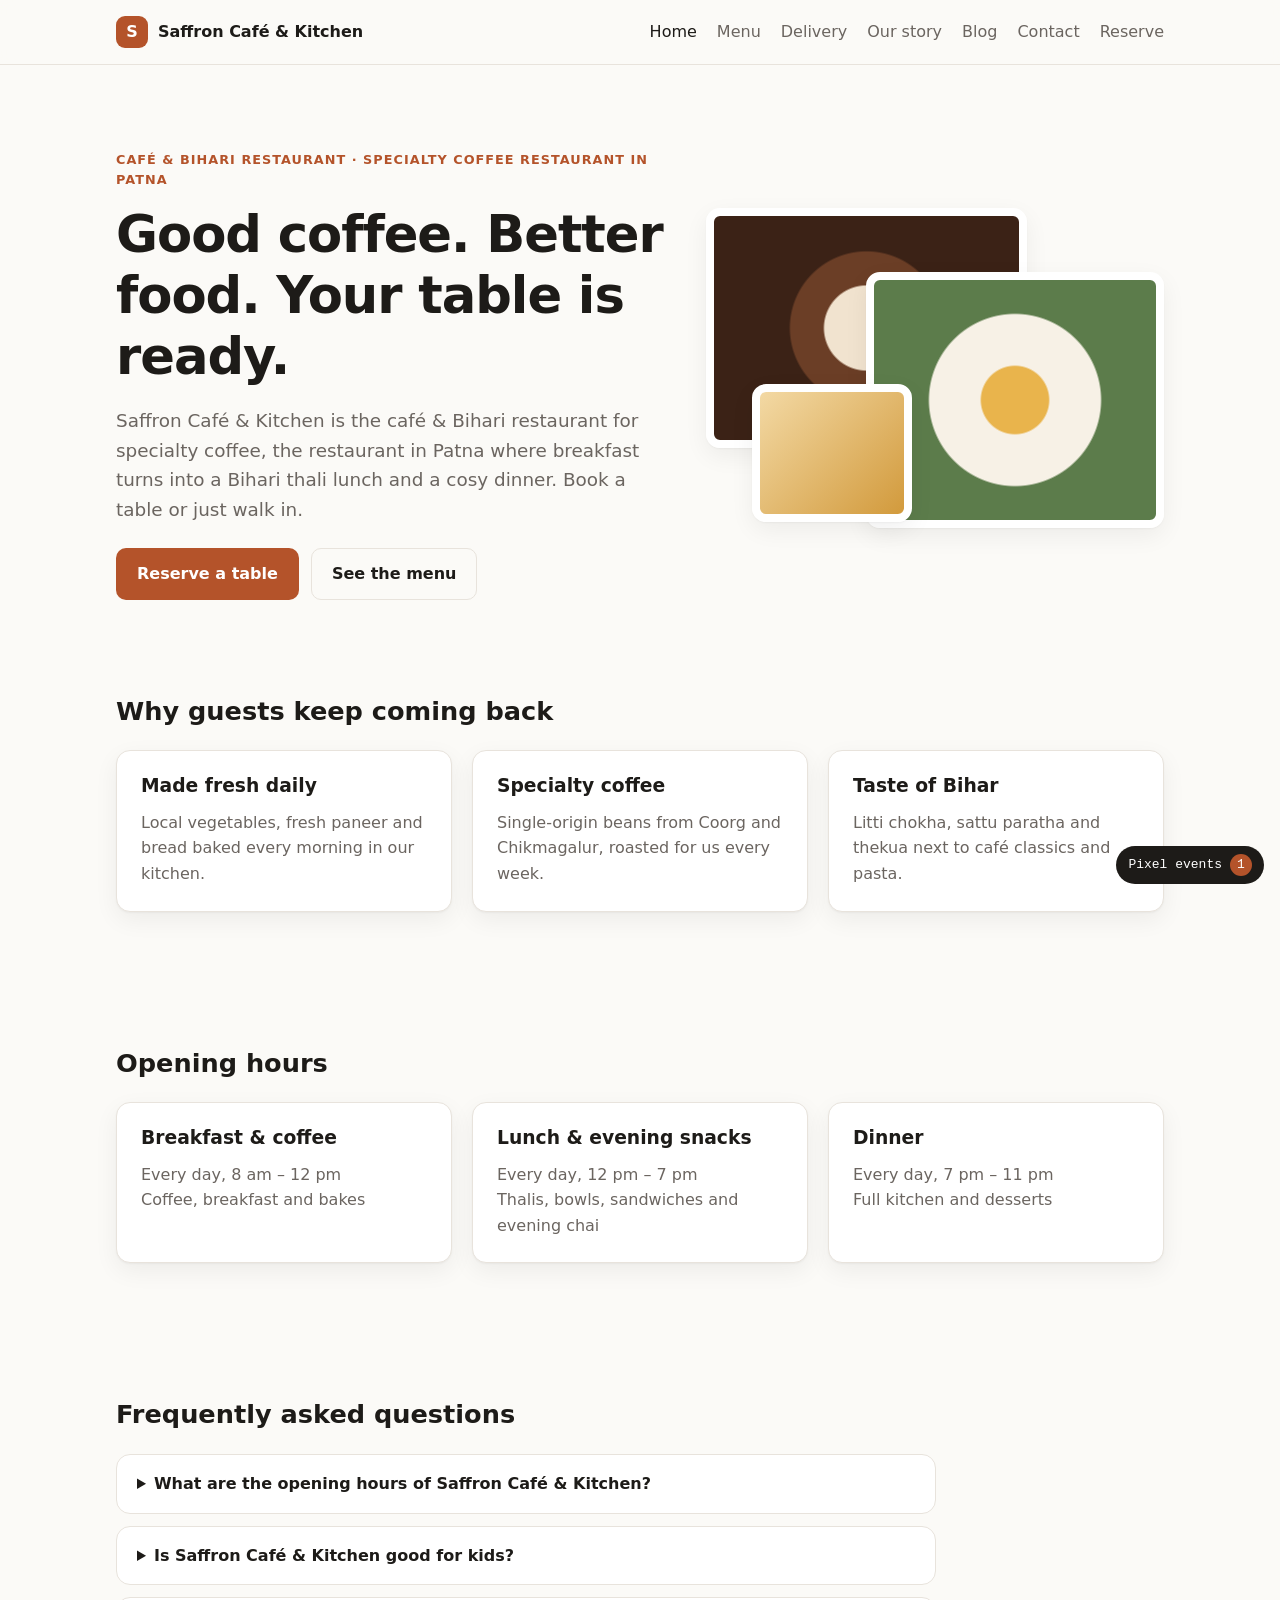
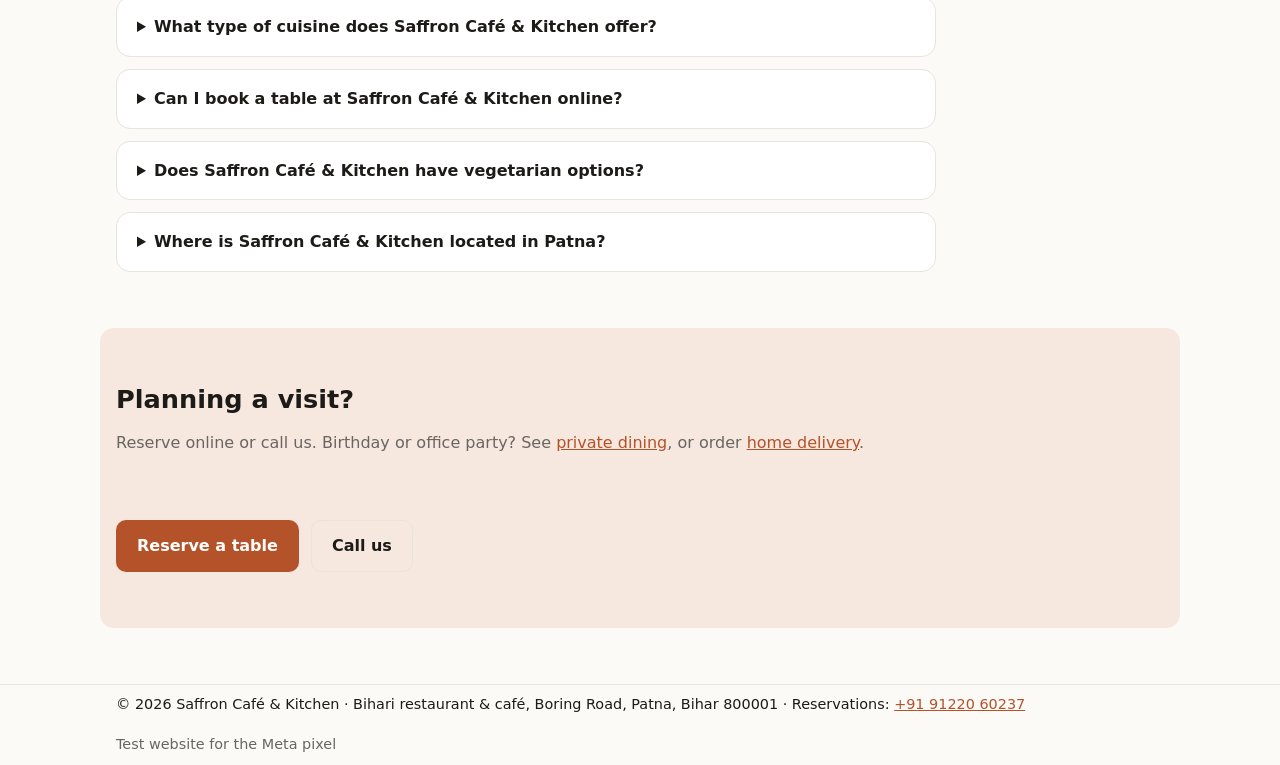
<file: index.html>
<!doctype html>
<html lang="en">
<head>
  <meta charset="utf-8" />
  <meta name="viewport" content="width=device-width, initial-scale=1" />
  <title>Café &amp; Bihari Restaurant: Specialty Coffee in Patna</title>
  <meta name="description" content="Saffron Café &amp; Kitchen is a café &amp; Bihari restaurant in Patna for specialty coffee, all-day breakfast and Bihari thalis. Book your table today!" />
  <meta name="google-site-verification" content="HMlQKRGR2gHqSVllEA6PoarJx3rZEsCc93MlxW3Wcv4" />
  <link rel="canonical" href="https://sunny-kanlas.github.io/Test-Website/" />
  <link rel="stylesheet" href="css/style.css" />
  <!-- Google Analytics (G-R2PZ32QTNS), Google Tag Manager (GTM-NVT9N6S4) and the Meta pixel.
       Events queue straight away; the libraries load on the first tap, scroll or key press, or 3.5 s after
       the page has loaded, so they do not slow down the first view. -->
  <script>
    window.dataLayer = window.dataLayer || [];
    dataLayer.push({'gtm.start': new Date().getTime(), event: 'gtm.js'});
    function gtag(){dataLayer.push(arguments);}
    gtag('js', new Date());
    gtag('config', 'G-R2PZ32QTNS');
    !function(f){if(f.fbq)return;var n=f.fbq=function(){n.callMethod?
    n.callMethod.apply(n,arguments):n.queue.push(arguments)};if(!f._fbq)f._fbq=n;
    n.push=n;n.loaded=!0;n.version='2.0';n.queue=[]}(window);
    fbq('init', '29021832257441205');
    fbq('track', 'PageView');
    (function (delay) {
      var started = false;
      function loadTags() {
        if (started) return;
        started = true;
        [
          'https://www.googletagmanager.com/gtm.js?id=GTM-NVT9N6S4',
          'https://www.googletagmanager.com/gtag/js?id=G-R2PZ32QTNS',
          'https://connect.facebook.net/en_US/fbevents.js'
        ].forEach(function (src) {
          var script = document.createElement('script');
          script.async = true;
          script.src = src;
          document.head.appendChild(script);
        });
      }
      window.loadTags = loadTags;
      ['pointerdown', 'keydown', 'scroll', 'touchstart'].forEach(function (type) {
        window.addEventListener(type, loadTags, { once: true, passive: true });
      });
      window.addEventListener('load', function () { setTimeout(loadTags, delay); });
    })(3500);
  </script>
  <noscript><img height="1" width="1" style="display:none" alt=""
  src="https://www.facebook.com/tr?id=29021832257441205&ev=PageView&noscript=1" /></noscript>
  <script type="application/ld+json">
{
  "@context": "https://schema.org",
  "@type": "Restaurant",
  "@id": "https://sunny-kanlas.github.io/Test-Website/#restaurant",
  "name": "Saffron Café & Kitchen",
  "url": "https://sunny-kanlas.github.io/Test-Website/",
  "telephone": "+91-9122060237",
  "address": {
    "@type": "PostalAddress",
    "streetAddress": "Boring Road",
    "addressLocality": "Patna",
    "addressRegion": "Bihar",
    "postalCode": "800001",
    "addressCountry": "IN"
  },
  "geo": {
    "@type": "GeoCoordinates",
    "latitude": 25.595176,
    "longitude": 85.1288796
  },
  "servesCuisine": [
    "Café",
    "Bihari",
    "Indian"
  ],
  "priceRange": "₹300–₹800",
  "hasMenu": "https://sunny-kanlas.github.io/Test-Website/menu-patna.html",
  "acceptsReservations": "https://sunny-kanlas.github.io/Test-Website/table-booking.html",
  "foundingDate": "2024",
  "openingHoursSpecification": [
    {
      "@type": "OpeningHoursSpecification",
      "dayOfWeek": [
        "Monday",
        "Tuesday",
        "Wednesday",
        "Thursday",
        "Friday",
        "Saturday",
        "Sunday"
      ],
      "opens": "08:00",
      "closes": "23:00"
    }
  ],
  "potentialAction": {
    "@type": "ReserveAction",
    "target": {
      "@type": "EntryPoint",
      "urlTemplate": "https://sunny-kanlas.github.io/Test-Website/table-booking.html"
    },
    "result": {
      "@type": "FoodEstablishmentReservation",
      "name": "Table at Saffron Café & Kitchen"
    }
  }
}
  </script>
  <script type="application/ld+json">
{
  "@context": "https://schema.org",
  "@type": "FAQPage",
  "mainEntity": [
    {
      "@type": "Question",
      "name": "What are the opening hours of Saffron Café & Kitchen?",
      "acceptedAnswer": {
        "@type": "Answer",
        "text": "Saffron Café & Kitchen is open every day from 8 am to 11 pm. We serve breakfast and coffee from 8 am to 12 pm, lunch and evening snacks from 12 pm to 7 pm, and dinner from 7 pm to 11 pm."
      }
    },
    {
      "@type": "Question",
      "name": "Is Saffron Café & Kitchen good for kids?",
      "acceptedAnswer": {
        "@type": "Answer",
        "text": "Yes. Families are welcome at every meal and we keep high chairs ready, so just mention one when you reserve. Children usually enjoy our pancakes with honey, sattu paratha, fresh lime soda and chocolate brownie, and the kitchen can make most dishes less spicy on request."
      }
    },
    {
      "@type": "Question",
      "name": "What type of cuisine does Saffron Café & Kitchen offer?",
      "acceptedAnswer": {
        "@type": "Answer",
        "text": "We combine café favourites with authentic Bihari food: specialty coffee from Coorg and Chikmagalur, all-day breakfast, and Bihari classics like litti chokha, Champaran mutton, sattu paratha and a full Bihari thali, alongside pasta and grilled chicken bowls."
      }
    },
    {
      "@type": "Question",
      "name": "Can I book a table at Saffron Café & Kitchen online?",
      "acceptedAnswer": {
        "@type": "Answer",
        "text": "Yes. On our table booking page, choose breakfast, lunch, dinner or a private party, then pick a date, time and number of guests. We call to confirm within the hour. You can also call +91 91220 60237 or simply walk in."
      }
    },
    {
      "@type": "Question",
      "name": "Does Saffron Café & Kitchen have vegetarian options?",
      "acceptedAnswer": {
        "@type": "Answer",
        "text": "Yes. Many of our dishes are vegetarian, including litti chokha, paneer butter masala, sattu paratha and the Bihari thali, and vegetarian food is cooked separately from meat dishes. Tell us about any allergies when you book and we will adjust your dish."
      }
    },
    {
      "@type": "Question",
      "name": "Where is Saffron Café & Kitchen located in Patna?",
      "acceptedAnswer": {
        "@type": "Answer",
        "text": "We are on Boring Road, Patna, Bihar 800001, easy to reach from Patliputra Colony, Bailey Road and Fraser Road, and a short drive from Gandhi Maidan and Patna Junction. Call +91 91220 60237 if you need directions."
      }
    }
  ]
}
  </script>
</head>
<body>
  <!-- Google Tag Manager (noscript) -->
  <noscript><iframe src="https://www.googletagmanager.com/ns.html?id=GTM-NVT9N6S4"
  height="0" width="0" style="display:none;visibility:hidden" title="Google Tag Manager"></iframe></noscript>
  <header class="site-header">
    <div class="container header-row">
      <a class="brand" href="index.html"><span class="brand-mark">S</span> Saffron Café &amp; Kitchen</a>
      <nav class="nav" aria-label="Main">
        <a href="index.html" aria-current="page">Home</a>
        <a href="menu-patna.html">Menu</a>
        <a href="home-delivery.html">Delivery</a>
        <a href="about.html">Our story</a>
        <a href="blog.html">Blog</a>
        <a href="contact-patna.html">Contact</a>
        <a href="table-booking.html">Reserve</a>
      </nav>
    </div>
  </header>

  <main>
    <section class="hero">
      <div class="container hero-grid">
        <div>
          <p class="eyebrow">Café &amp; Bihari restaurant · Specialty coffee restaurant in Patna</p>
          <h1>Good coffee. Better food. Your table is ready.</h1>
          <p class="lead">Saffron Café &amp; Kitchen is the café &amp; Bihari restaurant for specialty coffee, the restaurant in Patna where breakfast turns into a Bihari thali lunch and a cosy dinner. Book a table or just walk in.</p>
          <div class="actions">
            <a class="btn btn-primary" href="table-booking.html">Reserve a table</a>
            <a class="btn btn-ghost" href="menu-patna.html">See the menu</a>
          </div>
        </div>
        <div class="hero-art" aria-hidden="true">
          <div class="frame f1"></div>
          <div class="frame f2"></div>
          <div class="frame f3"></div>
        </div>
      </div>
    </section>

    <section class="container section">
      <h2>Why guests keep coming back</h2>
      <div class="cards">
        <article class="card"><h3>Made fresh daily</h3><p>Local vegetables, fresh paneer and bread baked every morning in our kitchen.</p></article>
        <article class="card"><h3>Specialty coffee</h3><p>Single-origin beans from Coorg and Chikmagalur, roasted for us every week.</p></article>
        <article class="card"><h3>Taste of Bihar</h3><p>Litti chokha, sattu paratha and thekua next to café classics and pasta.</p></article>
      </div>
    </section>

    <section class="container section">
      <h2>Opening hours</h2>
      <div class="cards">
        <article class="card"><h3>Breakfast &amp; coffee</h3><p>Every day, 8 am – 12 pm<br />Coffee, breakfast and bakes</p></article>
        <article class="card"><h3>Lunch &amp; evening snacks</h3><p>Every day, 12 pm – 7 pm<br />Thalis, bowls, sandwiches and evening chai</p></article>
        <article class="card"><h3>Dinner</h3><p>Every day, 7 pm – 11 pm<br />Full kitchen and desserts</p></article>
      </div>
    </section>

    <section class="container section" id="faq">
      <h2>Frequently asked questions</h2>
      <div class="faq">
        <details class="faq-item">
          <summary>What are the opening hours of Saffron Café &amp; Kitchen?</summary>
          <p>Saffron Café &amp; Kitchen is open every day from 8 am to 11 pm. We serve breakfast and coffee from 8 am to 12 pm, lunch and evening snacks from 12 pm to 7 pm, and dinner from 7 pm to 11 pm.</p>
        </details>
        <details class="faq-item">
          <summary>Is Saffron Café &amp; Kitchen good for kids?</summary>
          <p>Yes. Families are welcome at every meal and we keep high chairs ready, so just mention one when you reserve. Children usually enjoy our pancakes with honey, sattu paratha, fresh lime soda and chocolate brownie, and the kitchen can make most dishes less spicy on request.</p>
        </details>
        <details class="faq-item">
          <summary>What type of cuisine does Saffron Café &amp; Kitchen offer?</summary>
          <p>We combine café favourites with authentic Bihari food: specialty coffee from Coorg and Chikmagalur, all-day breakfast, and Bihari classics like litti chokha, Champaran mutton, sattu paratha and a full Bihari thali, alongside pasta and grilled chicken bowls.</p>
        </details>
        <details class="faq-item">
          <summary>Can I book a table at Saffron Café &amp; Kitchen online?</summary>
          <p>Yes. On our table booking page, choose breakfast, lunch, dinner or a private party, then pick a date, time and number of guests. We call to confirm within the hour. You can also call +91 91220 60237 or simply walk in.</p>
        </details>
        <details class="faq-item">
          <summary>Does Saffron Café &amp; Kitchen have vegetarian options?</summary>
          <p>Yes. Many of our dishes are vegetarian, including litti chokha, paneer butter masala, sattu paratha and the Bihari thali, and vegetarian food is cooked separately from meat dishes. Tell us about any allergies when you book and we will adjust your dish.</p>
        </details>
        <details class="faq-item">
          <summary>Where is Saffron Café &amp; Kitchen located in Patna?</summary>
          <p>We are on Boring Road, Patna, Bihar 800001, easy to reach from Patliputra Colony, Bailey Road and Fraser Road, and a short drive from Gandhi Maidan and Patna Junction. Call +91 91220 60237 if you need directions.</p>
        </details>
      </div>
    </section>

    <section class="container section cta">
      <div>
        <h2>Planning a visit?</h2>
        <p class="muted">Reserve online or call us. Birthday or office party? See <a href="contact-patna.html">private dining</a>, or order <a href="home-delivery.html">home delivery</a>.</p>
      </div>
      <div class="actions">
        <a class="btn btn-primary" href="table-booking.html">Reserve a table</a>
        <a class="btn btn-ghost" href="tel:+919122060237" data-pixel-event="Contact">Call us</a>
      </div>
    </section>
  </main>

  <footer class="site-footer">
    <div class="container footer-row">
      <span>© <span data-year></span> Saffron Café &amp; Kitchen · Bihari restaurant &amp; café, Boring Road, Patna, Bihar 800001 · Reservations: <a href="tel:+919122060237">+91 91220 60237</a></span>
      <span class="muted">Test website for the Meta pixel</span>
    </div>
  </footer>

  <!-- Shows which pixel events this page sent (testing only) -->
  <aside class="pixel-log" aria-live="polite">
    <button type="button" class="pixel-log-toggle" aria-expanded="false">Pixel events <span class="pixel-log-count">0</span></button>
    <ol class="pixel-log-list" hidden></ol>
  </aside>

  <script src="js/site.js"></script>
</body>
</html>
</file>
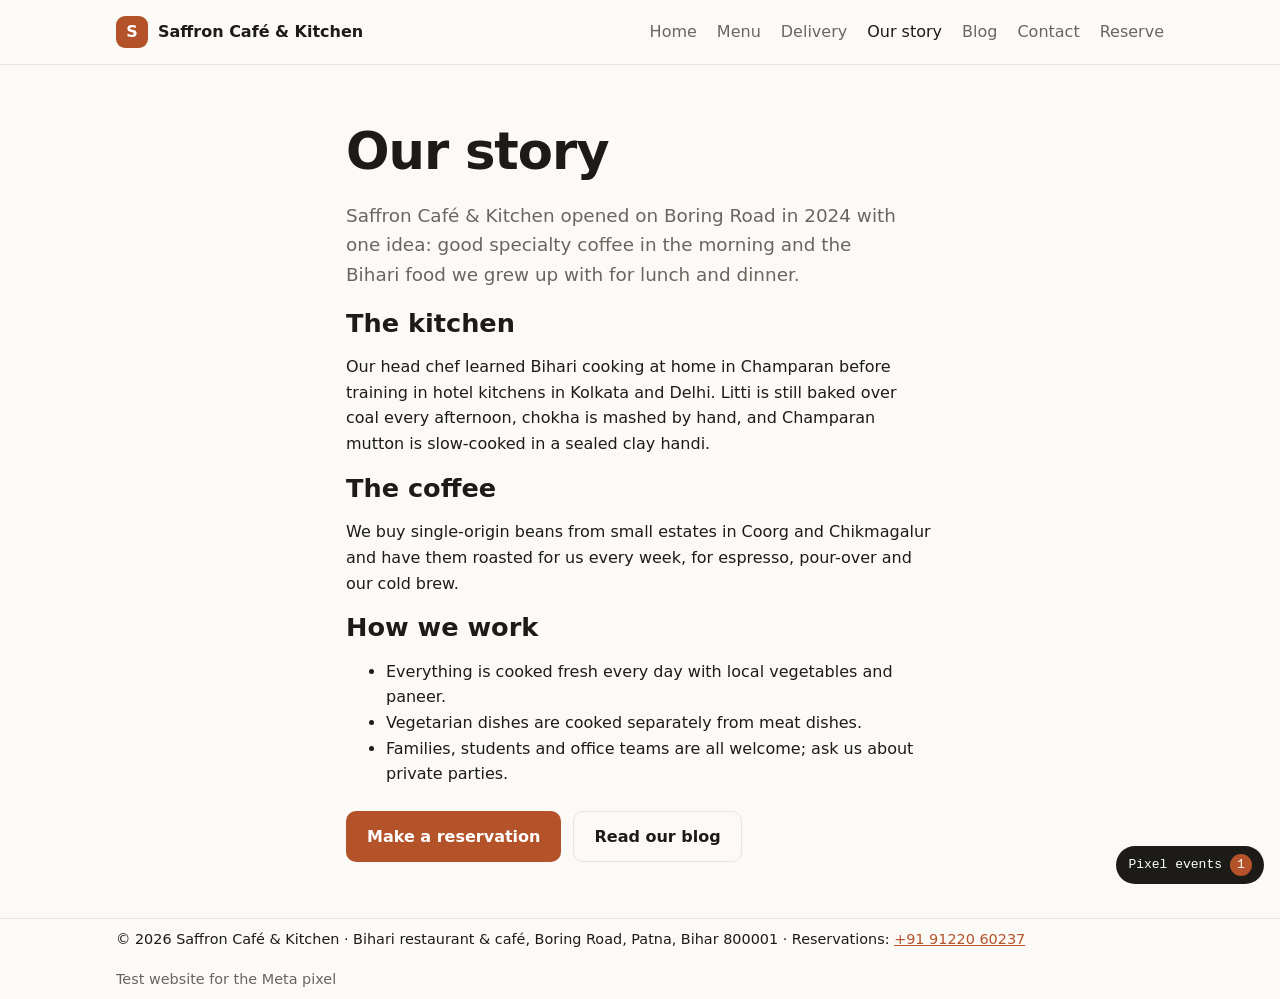
<file: about.html>
<!doctype html>
<html lang="en">
<head>
  <meta charset="utf-8" />
  <meta name="viewport" content="width=device-width, initial-scale=1" />
  <title>Our Story · Saffron Café &amp; Kitchen, Patna</title>
  <meta name="description" content="Meet the team behind Saffron Café &amp; Kitchen, the Bihari restaurant and café on Boring Road, Patna. Read our story, then visit or book a table." />
  <link rel="canonical" href="https://sunny-kanlas.github.io/Test-Website/about.html" />
  <link rel="stylesheet" href="css/style.css" />
  <!-- Google Analytics (G-R2PZ32QTNS), Google Tag Manager (GTM-NVT9N6S4) and the Meta pixel.
       Events queue straight away; the libraries load on the first tap, scroll or key press, or 3.5 s after
       the page has loaded, so they do not slow down the first view. -->
  <script>
    window.dataLayer = window.dataLayer || [];
    dataLayer.push({'gtm.start': new Date().getTime(), event: 'gtm.js'});
    function gtag(){dataLayer.push(arguments);}
    gtag('js', new Date());
    gtag('config', 'G-R2PZ32QTNS');
    !function(f){if(f.fbq)return;var n=f.fbq=function(){n.callMethod?
    n.callMethod.apply(n,arguments):n.queue.push(arguments)};if(!f._fbq)f._fbq=n;
    n.push=n;n.loaded=!0;n.version='2.0';n.queue=[]}(window);
    fbq('init', '29021832257441205');
    fbq('track', 'PageView');
    (function (delay) {
      var started = false;
      function loadTags() {
        if (started) return;
        started = true;
        [
          'https://www.googletagmanager.com/gtm.js?id=GTM-NVT9N6S4',
          'https://www.googletagmanager.com/gtag/js?id=G-R2PZ32QTNS',
          'https://connect.facebook.net/en_US/fbevents.js'
        ].forEach(function (src) {
          var script = document.createElement('script');
          script.async = true;
          script.src = src;
          document.head.appendChild(script);
        });
      }
      window.loadTags = loadTags;
      ['pointerdown', 'keydown', 'scroll', 'touchstart'].forEach(function (type) {
        window.addEventListener(type, loadTags, { once: true, passive: true });
      });
      window.addEventListener('load', function () { setTimeout(loadTags, delay); });
    })(3500);
  </script>
  <noscript><img height="1" width="1" style="display:none" alt=""
  src="https://www.facebook.com/tr?id=29021832257441205&ev=PageView&noscript=1" /></noscript>
  <script type="application/ld+json">
{
  "@context": "https://schema.org",
  "@type": "Restaurant",
  "@id": "https://sunny-kanlas.github.io/Test-Website/#restaurant",
  "name": "Saffron Café & Kitchen",
  "url": "https://sunny-kanlas.github.io/Test-Website/",
  "telephone": "+91-9122060237",
  "address": {
    "@type": "PostalAddress",
    "streetAddress": "Boring Road",
    "addressLocality": "Patna",
    "addressRegion": "Bihar",
    "postalCode": "800001",
    "addressCountry": "IN"
  },
  "geo": {
    "@type": "GeoCoordinates",
    "latitude": 25.595176,
    "longitude": 85.1288796
  },
  "servesCuisine": [
    "Café",
    "Bihari",
    "Indian"
  ],
  "priceRange": "₹300–₹800",
  "hasMenu": "https://sunny-kanlas.github.io/Test-Website/menu-patna.html",
  "acceptsReservations": "https://sunny-kanlas.github.io/Test-Website/table-booking.html",
  "foundingDate": "2024",
  "openingHoursSpecification": [
    {
      "@type": "OpeningHoursSpecification",
      "dayOfWeek": [
        "Monday",
        "Tuesday",
        "Wednesday",
        "Thursday",
        "Friday",
        "Saturday",
        "Sunday"
      ],
      "opens": "08:00",
      "closes": "23:00"
    }
  ],
  "potentialAction": {
    "@type": "ReserveAction",
    "target": {
      "@type": "EntryPoint",
      "urlTemplate": "https://sunny-kanlas.github.io/Test-Website/table-booking.html"
    },
    "result": {
      "@type": "FoodEstablishmentReservation",
      "name": "Table at Saffron Café & Kitchen"
    }
  }
}
  </script>
  <script type="application/ld+json">
{
  "@context": "https://schema.org",
  "@type": "BreadcrumbList",
  "itemListElement": [
    {
      "@type": "ListItem",
      "position": 1,
      "name": "Home",
      "item": "https://sunny-kanlas.github.io/Test-Website/"
    },
    {
      "@type": "ListItem",
      "position": 2,
      "name": "Our story",
      "item": "https://sunny-kanlas.github.io/Test-Website/about.html"
    }
  ]
}
  </script>
</head>
<body>
  <!-- Google Tag Manager (noscript) -->
  <noscript><iframe src="https://www.googletagmanager.com/ns.html?id=GTM-NVT9N6S4"
  height="0" width="0" style="display:none;visibility:hidden" title="Google Tag Manager"></iframe></noscript>
  <header class="site-header">
    <div class="container header-row">
      <a class="brand" href="index.html"><span class="brand-mark">S</span> Saffron Café &amp; Kitchen</a>
      <nav class="nav" aria-label="Main">
        <a href="index.html">Home</a>
        <a href="menu-patna.html">Menu</a>
        <a href="home-delivery.html">Delivery</a>
        <a href="about.html" aria-current="page">Our story</a>
        <a href="blog.html">Blog</a>
        <a href="contact-patna.html">Contact</a>
        <a href="table-booking.html">Reserve</a>
      </nav>
    </div>
  </header>

  <main class="container section narrow">
    <h1>Our story</h1>
    <p class="lead">Saffron Café &amp; Kitchen opened on Boring Road in 2024 with one idea: good specialty coffee in the morning and the Bihari food we grew up with for lunch and dinner.</p>

    <h2>The kitchen</h2>
    <p>Our head chef learned Bihari cooking at home in Champaran before training in hotel kitchens in Kolkata and Delhi. Litti is still baked over coal every afternoon, chokha is mashed by hand, and Champaran mutton is slow-cooked in a sealed clay handi.</p>

    <h2>The coffee</h2>
    <p>We buy single-origin beans from small estates in Coorg and Chikmagalur and have them roasted for us every week, for espresso, pour-over and our cold brew.</p>

    <h2>How we work</h2>
    <ul>
      <li>Everything is cooked fresh every day with local vegetables and paneer.</li>
      <li>Vegetarian dishes are cooked separately from meat dishes.</li>
      <li>Families, students and office teams are all welcome; ask us about private parties.</li>
    </ul>

    <div class="actions">
      <a class="btn btn-primary" href="table-booking.html">Make a reservation</a>
      <a class="btn btn-ghost" href="blog.html">Read our blog</a>
    </div>
  </main>

  <footer class="site-footer">
    <div class="container footer-row">
      <span>© <span data-year></span> Saffron Café &amp; Kitchen · Bihari restaurant &amp; café, Boring Road, Patna, Bihar 800001 · Reservations: <a href="tel:+919122060237">+91 91220 60237</a></span>
      <span class="muted">Test website for the Meta pixel</span>
    </div>
  </footer>

  <!-- Shows which pixel events this page sent (testing only) -->
  <aside class="pixel-log" aria-live="polite">
    <button type="button" class="pixel-log-toggle" aria-expanded="false">Pixel events <span class="pixel-log-count">0</span></button>
    <ol class="pixel-log-list" hidden></ol>
  </aside>

  <script src="js/site.js"></script>
</body>
</html>
</file>
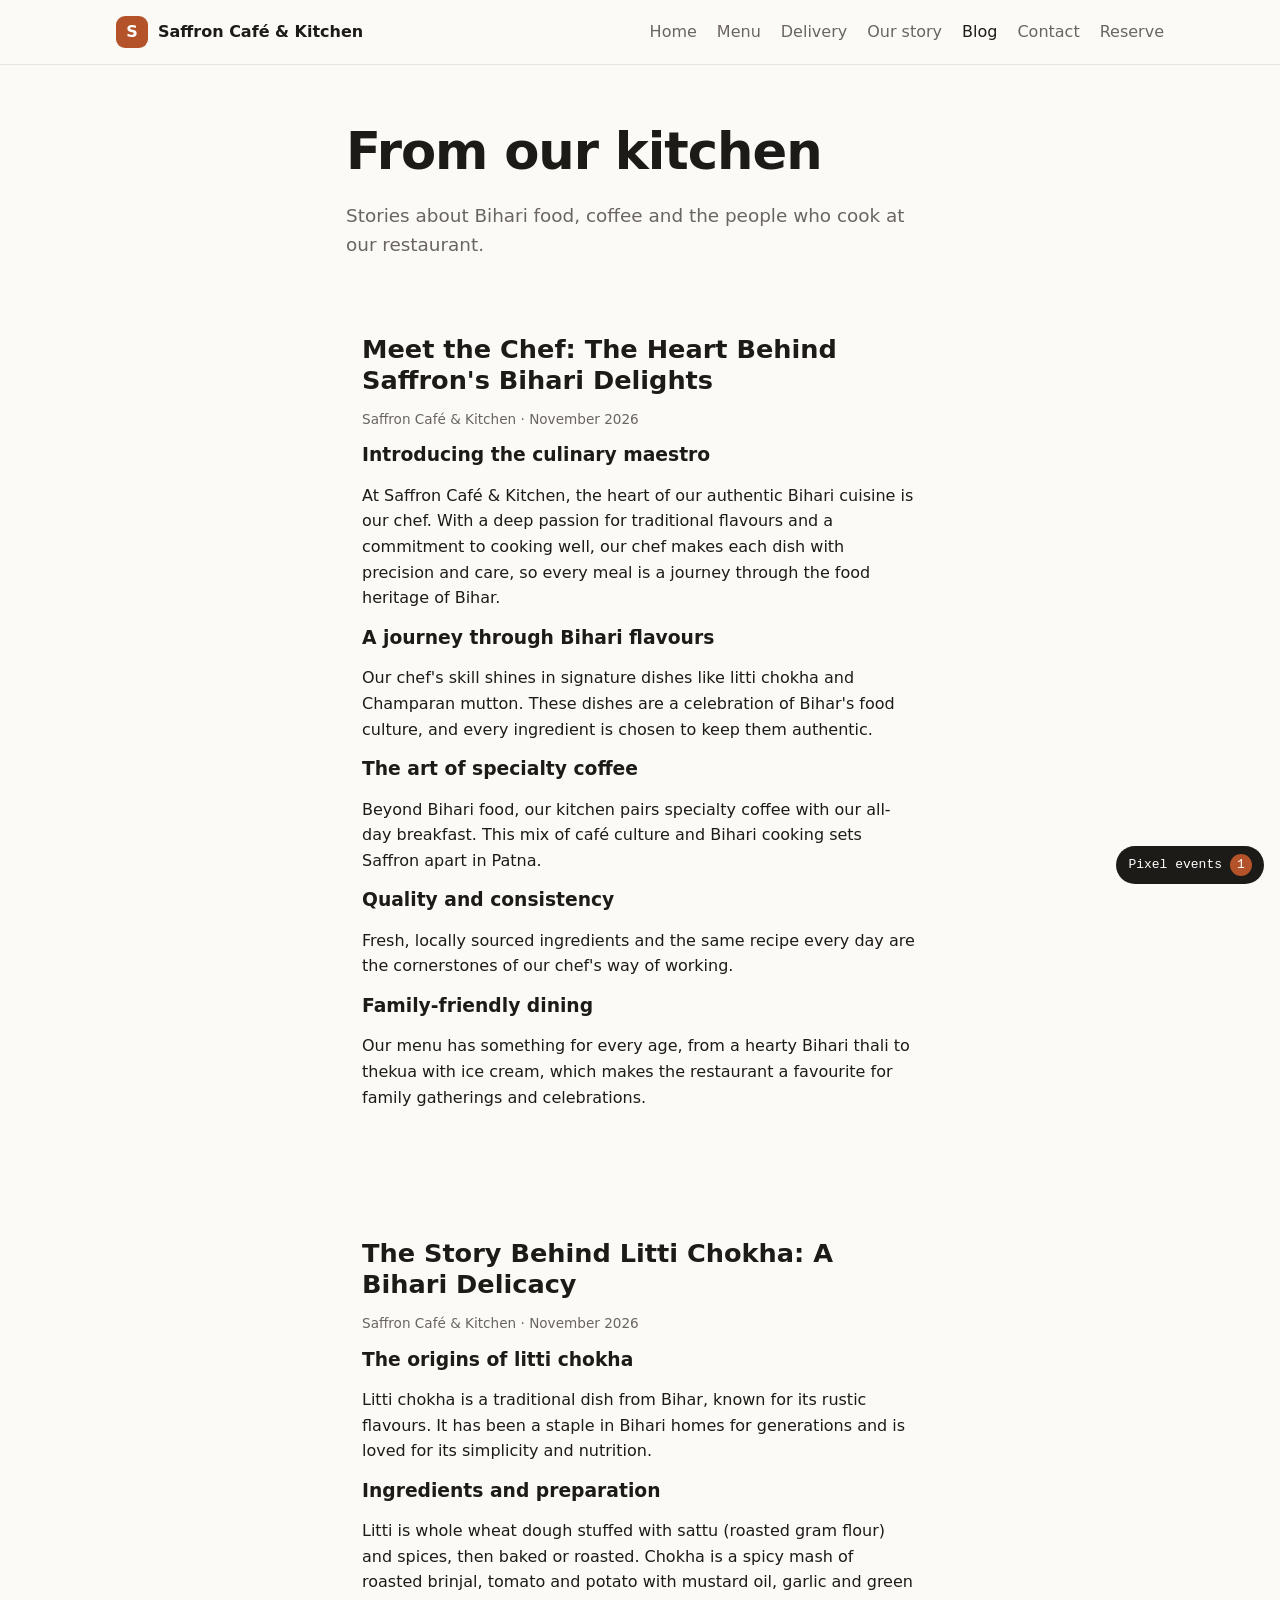
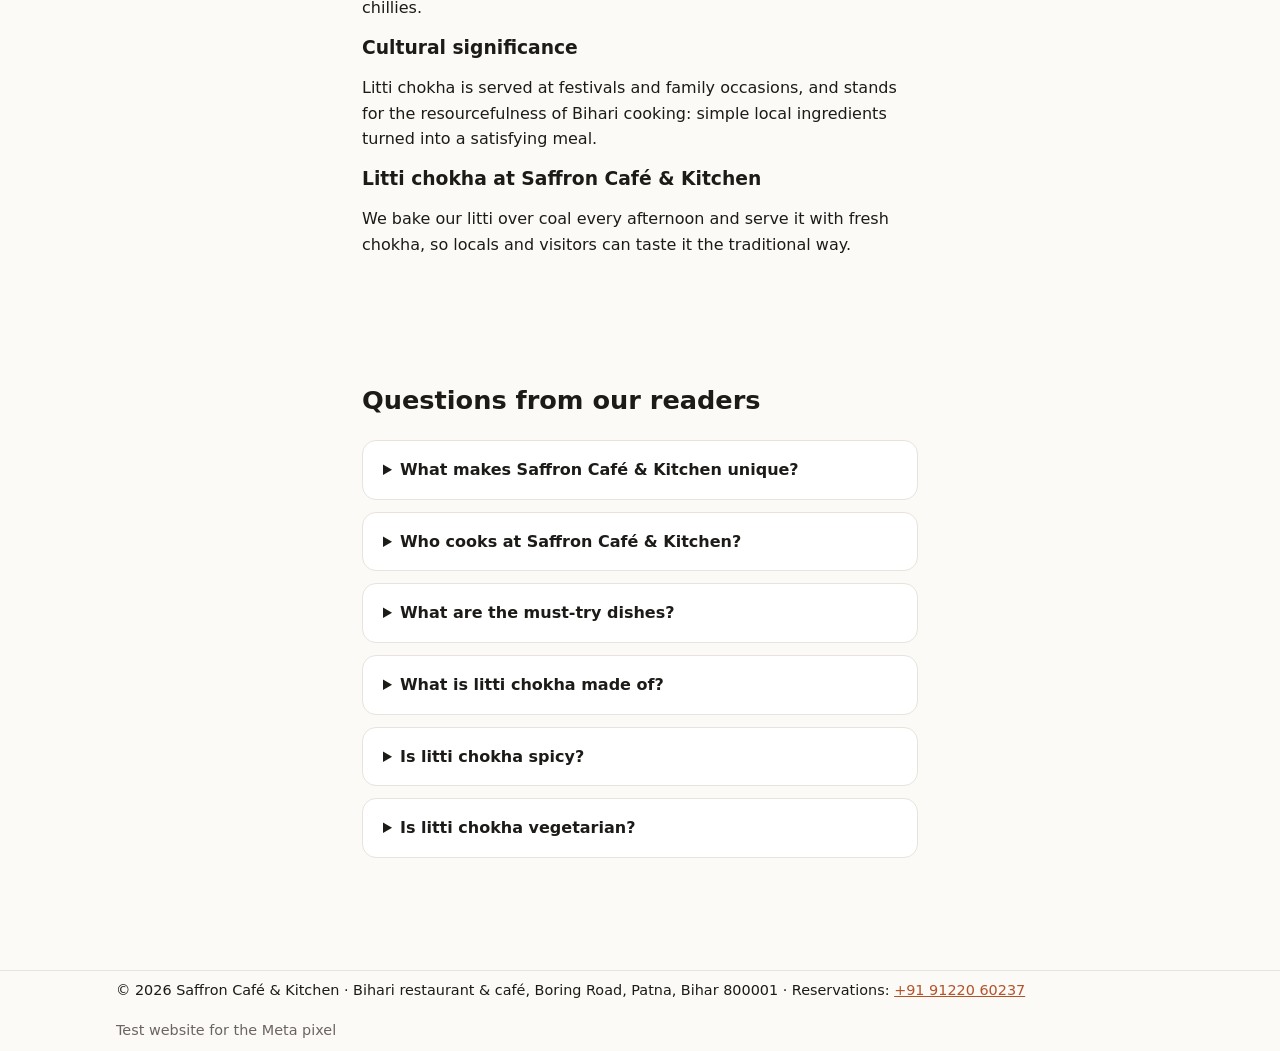
<file: blog.html>
<!doctype html>
<html lang="en">
<head>
  <meta charset="utf-8" />
  <meta name="viewport" content="width=device-width, initial-scale=1" />
  <title>Blog · Saffron Café &amp; Kitchen, Patna</title>
  <meta name="description" content="Stories from our kitchen in Patna: meet our chef and discover the history of litti chokha. Read the blog, then visit Saffron Café &amp; Kitchen." />
  <link rel="canonical" href="https://sunny-kanlas.github.io/Test-Website/blog.html" />
  <link rel="stylesheet" href="css/style.css" />
  <!-- Google Analytics (G-R2PZ32QTNS), Google Tag Manager (GTM-NVT9N6S4) and the Meta pixel.
       Events queue straight away; the libraries load on the first tap, scroll or key press, or 3.5 s after
       the page has loaded, so they do not slow down the first view. -->
  <script>
    window.dataLayer = window.dataLayer || [];
    dataLayer.push({'gtm.start': new Date().getTime(), event: 'gtm.js'});
    function gtag(){dataLayer.push(arguments);}
    gtag('js', new Date());
    gtag('config', 'G-R2PZ32QTNS');
    !function(f){if(f.fbq)return;var n=f.fbq=function(){n.callMethod?
    n.callMethod.apply(n,arguments):n.queue.push(arguments)};if(!f._fbq)f._fbq=n;
    n.push=n;n.loaded=!0;n.version='2.0';n.queue=[]}(window);
    fbq('init', '29021832257441205');
    fbq('track', 'PageView');
    (function (delay) {
      var started = false;
      function loadTags() {
        if (started) return;
        started = true;
        [
          'https://www.googletagmanager.com/gtm.js?id=GTM-NVT9N6S4',
          'https://www.googletagmanager.com/gtag/js?id=G-R2PZ32QTNS',
          'https://connect.facebook.net/en_US/fbevents.js'
        ].forEach(function (src) {
          var script = document.createElement('script');
          script.async = true;
          script.src = src;
          document.head.appendChild(script);
        });
      }
      window.loadTags = loadTags;
      ['pointerdown', 'keydown', 'scroll', 'touchstart'].forEach(function (type) {
        window.addEventListener(type, loadTags, { once: true, passive: true });
      });
      window.addEventListener('load', function () { setTimeout(loadTags, delay); });
    })(3500);
  </script>
  <noscript><img height="1" width="1" style="display:none" alt=""
  src="https://www.facebook.com/tr?id=29021832257441205&ev=PageView&noscript=1" /></noscript>
  <script type="application/ld+json">
{
  "@context": "https://schema.org",
  "@type": "BlogPosting",
  "headline": "Meet the Chef: The Heart Behind Saffron's Bihari Delights",
  "url": "https://sunny-kanlas.github.io/Test-Website/blog.html#meet-the-chef",
  "datePublished": "2026-11-23",
  "author": {
    "@type": "Organization",
    "name": "Saffron Café & Kitchen"
  },
  "publisher": {
    "@type": "Organization",
    "name": "Saffron Café & Kitchen",
    "url": "https://sunny-kanlas.github.io/Test-Website/"
  }
}
  </script>
  <script type="application/ld+json">
{
  "@context": "https://schema.org",
  "@type": "BlogPosting",
  "headline": "The Story Behind Litti Chokha: A Bihari Delicacy",
  "url": "https://sunny-kanlas.github.io/Test-Website/blog.html#story-of-litti-chokha",
  "datePublished": "2026-11-23",
  "author": {
    "@type": "Organization",
    "name": "Saffron Café & Kitchen"
  },
  "publisher": {
    "@type": "Organization",
    "name": "Saffron Café & Kitchen",
    "url": "https://sunny-kanlas.github.io/Test-Website/"
  }
}
  </script>
  <script type="application/ld+json">
{
  "@context": "https://schema.org",
  "@type": "FAQPage",
  "mainEntity": [
    {
      "@type": "Question",
      "name": "What makes Saffron Café & Kitchen unique?",
      "acceptedAnswer": {
        "@type": "Answer",
        "text": "Authentic Bihari cuisine and specialty coffee under one roof, from breakfast to dinner."
      }
    },
    {
      "@type": "Question",
      "name": "Who cooks at Saffron Café & Kitchen?",
      "acceptedAnswer": {
        "@type": "Answer",
        "text": "Our head chef grew up cooking Bihari food in Champaran and leads a small team that cooks everything fresh every day."
      }
    },
    {
      "@type": "Question",
      "name": "What are the must-try dishes?",
      "acceptedAnswer": {
        "@type": "Answer",
        "text": "Litti chokha, Champaran mutton and our cold brew coffee."
      }
    },
    {
      "@type": "Question",
      "name": "What is litti chokha made of?",
      "acceptedAnswer": {
        "@type": "Answer",
        "text": "Litti is wheat dough stuffed with spiced sattu; chokha is a mash of roasted brinjal, tomato and potato."
      }
    },
    {
      "@type": "Question",
      "name": "Is litti chokha spicy?",
      "acceptedAnswer": {
        "@type": "Answer",
        "text": "It is mildly to moderately spicy, from mustard oil and green chillies. We can make it milder on request."
      }
    },
    {
      "@type": "Question",
      "name": "Is litti chokha vegetarian?",
      "acceptedAnswer": {
        "@type": "Answer",
        "text": "Yes, litti chokha is fully vegetarian."
      }
    }
  ]
}
  </script>
  <script type="application/ld+json">
{
  "@context": "https://schema.org",
  "@type": "BreadcrumbList",
  "itemListElement": [
    {
      "@type": "ListItem",
      "position": 1,
      "name": "Home",
      "item": "https://sunny-kanlas.github.io/Test-Website/"
    },
    {
      "@type": "ListItem",
      "position": 2,
      "name": "Blog",
      "item": "https://sunny-kanlas.github.io/Test-Website/blog.html"
    }
  ]
}
  </script>
</head>
<body>
  <!-- Google Tag Manager (noscript) -->
  <noscript><iframe src="https://www.googletagmanager.com/ns.html?id=GTM-NVT9N6S4"
  height="0" width="0" style="display:none;visibility:hidden" title="Google Tag Manager"></iframe></noscript>
  <header class="site-header">
    <div class="container header-row">
      <a class="brand" href="index.html"><span class="brand-mark">S</span> Saffron Café &amp; Kitchen</a>
      <nav class="nav" aria-label="Main">
        <a href="index.html">Home</a>
        <a href="menu-patna.html">Menu</a>
        <a href="home-delivery.html">Delivery</a>
        <a href="about.html">Our story</a>
        <a href="blog.html" aria-current="page">Blog</a>
        <a href="contact-patna.html">Contact</a>
        <a href="table-booking.html">Reserve</a>
      </nav>
    </div>
  </header>

  <main class="container section narrow">
    <h1>From our kitchen</h1>
    <p class="lead">Stories about Bihari food, coffee and the people who cook at our restaurant.</p>
    <article class="section" id="meet-the-chef">
      <h2>Meet the Chef: The Heart Behind Saffron&#x27;s Bihari Delights</h2>
      <p class="muted small">Saffron Café &amp; Kitchen · November 2026</p>
      <h3>Introducing the culinary maestro</h3>
      <p>At Saffron Café &amp; Kitchen, the heart of our authentic Bihari cuisine is our chef. With a deep passion for traditional flavours and a commitment to cooking well, our chef makes each dish with precision and care, so every meal is a journey through the food heritage of Bihar.</p>
      <h3>A journey through Bihari flavours</h3>
      <p>Our chef&#x27;s skill shines in signature dishes like litti chokha and Champaran mutton. These dishes are a celebration of Bihar&#x27;s food culture, and every ingredient is chosen to keep them authentic.</p>
      <h3>The art of specialty coffee</h3>
      <p>Beyond Bihari food, our kitchen pairs specialty coffee with our all-day breakfast. This mix of café culture and Bihari cooking sets Saffron apart in Patna.</p>
      <h3>Quality and consistency</h3>
      <p>Fresh, locally sourced ingredients and the same recipe every day are the cornerstones of our chef&#x27;s way of working.</p>
      <h3>Family-friendly dining</h3>
      <p>Our menu has something for every age, from a hearty Bihari thali to thekua with ice cream, which makes the restaurant a favourite for family gatherings and celebrations.</p>
    </article>
    <article class="section" id="story-of-litti-chokha">
      <h2>The Story Behind Litti Chokha: A Bihari Delicacy</h2>
      <p class="muted small">Saffron Café &amp; Kitchen · November 2026</p>
      <h3>The origins of litti chokha</h3>
      <p>Litti chokha is a traditional dish from Bihar, known for its rustic flavours. It has been a staple in Bihari homes for generations and is loved for its simplicity and nutrition.</p>
      <h3>Ingredients and preparation</h3>
      <p>Litti is whole wheat dough stuffed with sattu (roasted gram flour) and spices, then baked or roasted. Chokha is a spicy mash of roasted brinjal, tomato and potato with mustard oil, garlic and green chillies.</p>
      <h3>Cultural significance</h3>
      <p>Litti chokha is served at festivals and family occasions, and stands for the resourcefulness of Bihari cooking: simple local ingredients turned into a satisfying meal.</p>
      <h3>Litti chokha at Saffron Café &amp; Kitchen</h3>
      <p>We bake our litti over coal every afternoon and serve it with fresh chokha, so locals and visitors can taste it the traditional way.</p>
    </article>
    <section class="section" id="faq">
      <h2>Questions from our readers</h2>
      <div class="faq">
        <details class="faq-item">
          <summary>What makes Saffron Café &amp; Kitchen unique?</summary>
          <p>Authentic Bihari cuisine and specialty coffee under one roof, from breakfast to dinner.</p>
        </details>
        <details class="faq-item">
          <summary>Who cooks at Saffron Café &amp; Kitchen?</summary>
          <p>Our head chef grew up cooking Bihari food in Champaran and leads a small team that cooks everything fresh every day.</p>
        </details>
        <details class="faq-item">
          <summary>What are the must-try dishes?</summary>
          <p>Litti chokha, Champaran mutton and our cold brew coffee.</p>
        </details>
        <details class="faq-item">
          <summary>What is litti chokha made of?</summary>
          <p>Litti is wheat dough stuffed with spiced sattu; chokha is a mash of roasted brinjal, tomato and potato.</p>
        </details>
        <details class="faq-item">
          <summary>Is litti chokha spicy?</summary>
          <p>It is mildly to moderately spicy, from mustard oil and green chillies. We can make it milder on request.</p>
        </details>
        <details class="faq-item">
          <summary>Is litti chokha vegetarian?</summary>
          <p>Yes, litti chokha is fully vegetarian.</p>
        </details>
      </div>
    </section>
  </main>

  <footer class="site-footer">
    <div class="container footer-row">
      <span>© <span data-year></span> Saffron Café &amp; Kitchen · Bihari restaurant &amp; café, Boring Road, Patna, Bihar 800001 · Reservations: <a href="tel:+919122060237">+91 91220 60237</a></span>
      <span class="muted">Test website for the Meta pixel</span>
    </div>
  </footer>

  <!-- Shows which pixel events this page sent (testing only) -->
  <aside class="pixel-log" aria-live="polite">
    <button type="button" class="pixel-log-toggle" aria-expanded="false">Pixel events <span class="pixel-log-count">0</span></button>
    <ol class="pixel-log-list" hidden></ol>
  </aside>

  <script src="js/site.js"></script>
</body>
</html>
</file>
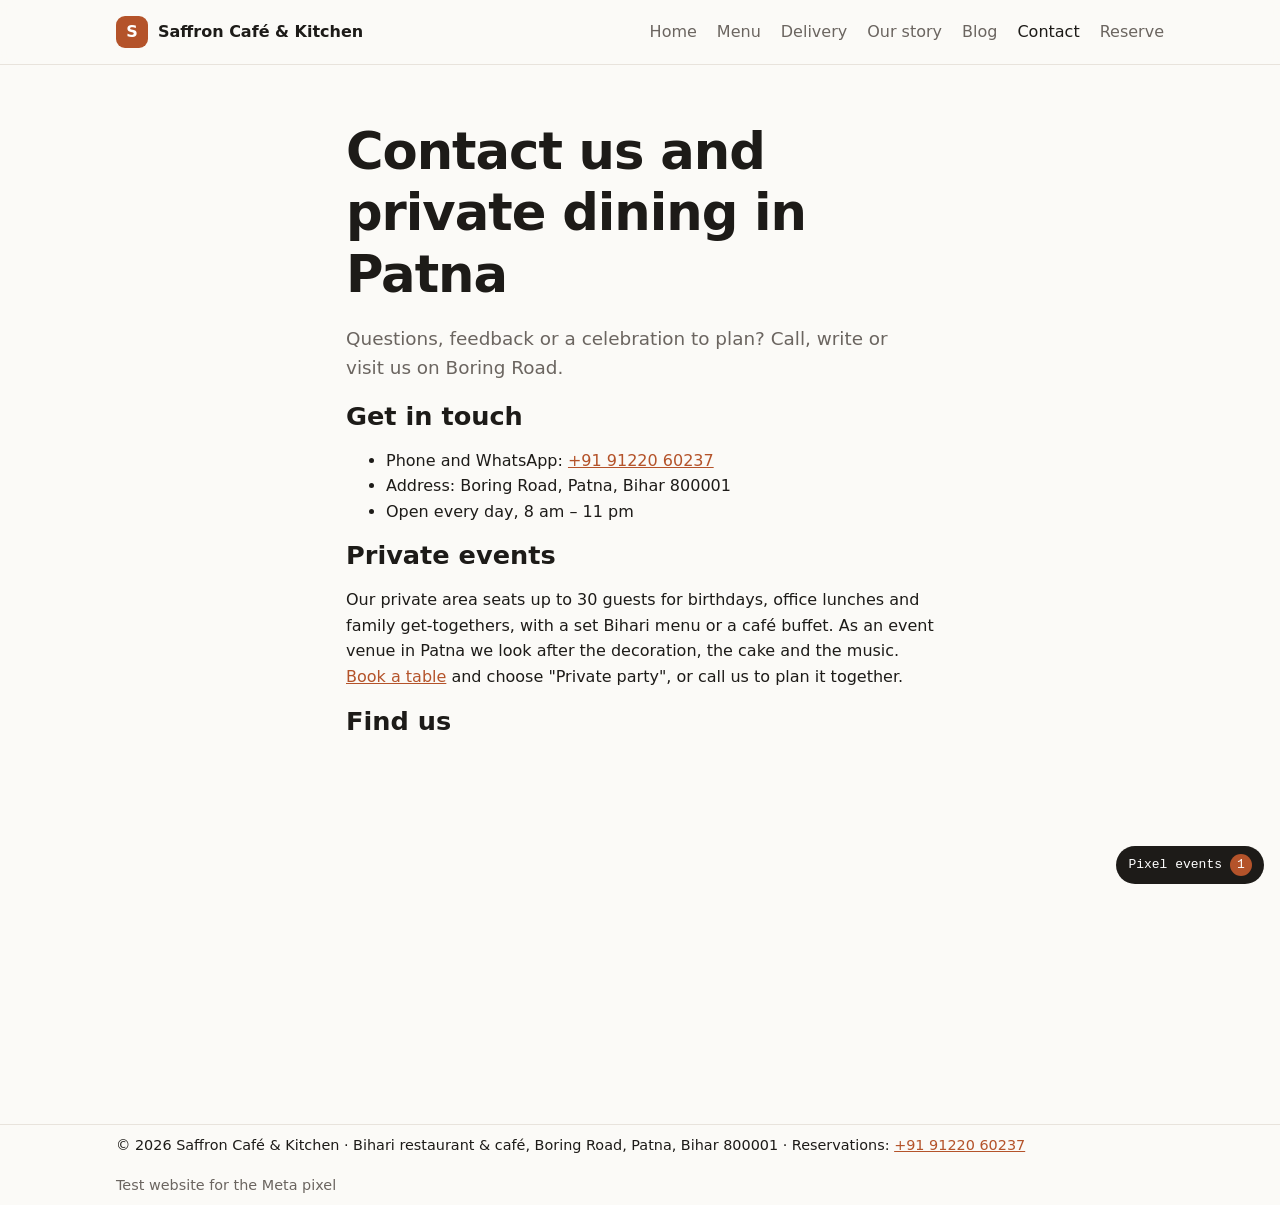
<file: contact-patna.html>
<!doctype html>
<html lang="en">
<head>
  <meta charset="utf-8" />
  <meta name="viewport" content="width=device-width, initial-scale=1" />
  <title>Private Dining in Patna - Saffron Café</title>
  <meta name="description" content="Contact Saffron Café &amp; Kitchen on Boring Road for private dining in Patna, birthdays and office parties. Call us or book your event today." />
  <link rel="canonical" href="https://sunny-kanlas.github.io/Test-Website/contact-patna.html" />
  <link rel="stylesheet" href="css/style.css" />
  <!-- Google Analytics (G-R2PZ32QTNS), Google Tag Manager (GTM-NVT9N6S4) and the Meta pixel.
       Events queue straight away; the libraries load on the first tap, scroll or key press, or 3.5 s after
       the page has loaded, so they do not slow down the first view. -->
  <script>
    window.dataLayer = window.dataLayer || [];
    dataLayer.push({'gtm.start': new Date().getTime(), event: 'gtm.js'});
    function gtag(){dataLayer.push(arguments);}
    gtag('js', new Date());
    gtag('config', 'G-R2PZ32QTNS');
    !function(f){if(f.fbq)return;var n=f.fbq=function(){n.callMethod?
    n.callMethod.apply(n,arguments):n.queue.push(arguments)};if(!f._fbq)f._fbq=n;
    n.push=n;n.loaded=!0;n.version='2.0';n.queue=[]}(window);
    fbq('init', '29021832257441205');
    fbq('track', 'PageView');
    (function (delay) {
      var started = false;
      function loadTags() {
        if (started) return;
        started = true;
        [
          'https://www.googletagmanager.com/gtm.js?id=GTM-NVT9N6S4',
          'https://www.googletagmanager.com/gtag/js?id=G-R2PZ32QTNS',
          'https://connect.facebook.net/en_US/fbevents.js'
        ].forEach(function (src) {
          var script = document.createElement('script');
          script.async = true;
          script.src = src;
          document.head.appendChild(script);
        });
      }
      window.loadTags = loadTags;
      ['pointerdown', 'keydown', 'scroll', 'touchstart'].forEach(function (type) {
        window.addEventListener(type, loadTags, { once: true, passive: true });
      });
      window.addEventListener('load', function () { setTimeout(loadTags, delay); });
    })(3500);
  </script>
  <noscript><img height="1" width="1" style="display:none" alt=""
  src="https://www.facebook.com/tr?id=29021832257441205&ev=PageView&noscript=1" /></noscript>
  <script type="application/ld+json">
{
  "@context": "https://schema.org",
  "@type": "Restaurant",
  "@id": "https://sunny-kanlas.github.io/Test-Website/#restaurant",
  "name": "Saffron Café & Kitchen",
  "url": "https://sunny-kanlas.github.io/Test-Website/",
  "telephone": "+91-9122060237",
  "address": {
    "@type": "PostalAddress",
    "streetAddress": "Boring Road",
    "addressLocality": "Patna",
    "addressRegion": "Bihar",
    "postalCode": "800001",
    "addressCountry": "IN"
  },
  "geo": {
    "@type": "GeoCoordinates",
    "latitude": 25.595176,
    "longitude": 85.1288796
  },
  "servesCuisine": [
    "Café",
    "Bihari",
    "Indian"
  ],
  "priceRange": "₹300–₹800",
  "hasMenu": "https://sunny-kanlas.github.io/Test-Website/menu-patna.html",
  "acceptsReservations": "https://sunny-kanlas.github.io/Test-Website/table-booking.html",
  "foundingDate": "2024",
  "openingHoursSpecification": [
    {
      "@type": "OpeningHoursSpecification",
      "dayOfWeek": [
        "Monday",
        "Tuesday",
        "Wednesday",
        "Thursday",
        "Friday",
        "Saturday",
        "Sunday"
      ],
      "opens": "08:00",
      "closes": "23:00"
    }
  ],
  "potentialAction": {
    "@type": "ReserveAction",
    "target": {
      "@type": "EntryPoint",
      "urlTemplate": "https://sunny-kanlas.github.io/Test-Website/table-booking.html"
    },
    "result": {
      "@type": "FoodEstablishmentReservation",
      "name": "Table at Saffron Café & Kitchen"
    }
  }
}
  </script>
  <script type="application/ld+json">
{
  "@context": "https://schema.org",
  "@type": "BreadcrumbList",
  "itemListElement": [
    {
      "@type": "ListItem",
      "position": 1,
      "name": "Home",
      "item": "https://sunny-kanlas.github.io/Test-Website/"
    },
    {
      "@type": "ListItem",
      "position": 2,
      "name": "Contact",
      "item": "https://sunny-kanlas.github.io/Test-Website/contact-patna.html"
    }
  ]
}
  </script>
</head>
<body>
  <!-- Google Tag Manager (noscript) -->
  <noscript><iframe src="https://www.googletagmanager.com/ns.html?id=GTM-NVT9N6S4"
  height="0" width="0" style="display:none;visibility:hidden" title="Google Tag Manager"></iframe></noscript>
  <header class="site-header">
    <div class="container header-row">
      <a class="brand" href="index.html"><span class="brand-mark">S</span> Saffron Café &amp; Kitchen</a>
      <nav class="nav" aria-label="Main">
        <a href="index.html">Home</a>
        <a href="menu-patna.html">Menu</a>
        <a href="home-delivery.html">Delivery</a>
        <a href="about.html">Our story</a>
        <a href="blog.html">Blog</a>
        <a href="contact-patna.html" aria-current="page">Contact</a>
        <a href="table-booking.html">Reserve</a>
      </nav>
    </div>
  </header>

  <main class="container section narrow">
    <h1>Contact us and private dining in Patna</h1>
    <p class="lead">Questions, feedback or a celebration to plan? Call, write or visit us on Boring Road.</p>

    <h2>Get in touch</h2>
    <ul>
      <li>Phone and WhatsApp: <a href="tel:+919122060237" data-pixel-event="Contact">+91 91220 60237</a></li>
      <li>Address: Boring Road, Patna, Bihar 800001</li>
      <li>Open every day, 8 am – 11 pm</li>
    </ul>

    <h2>Private events</h2>
    <p>Our private area seats up to 30 guests for birthdays, office lunches and family get-togethers, with a set Bihari menu or a café buffet. As an event venue in Patna we look after the decoration, the cake and the music. <a href="table-booking.html">Book a table</a> and choose "Private party", or call us to plan it together.</p>

    <h2>Find us</h2>
    <iframe class="map" title="Saffron Café &amp; Kitchen on the map" loading="lazy" referrerpolicy="no-referrer-when-downgrade"
      src="https://www.google.com/maps?q=Boring+Road,+Patna,+Bihar+800001&amp;output=embed"></iframe>
  </main>

  <footer class="site-footer">
    <div class="container footer-row">
      <span>© <span data-year></span> Saffron Café &amp; Kitchen · Bihari restaurant &amp; café, Boring Road, Patna, Bihar 800001 · Reservations: <a href="tel:+919122060237">+91 91220 60237</a></span>
      <span class="muted">Test website for the Meta pixel</span>
    </div>
  </footer>

  <!-- Shows which pixel events this page sent (testing only) -->
  <aside class="pixel-log" aria-live="polite">
    <button type="button" class="pixel-log-toggle" aria-expanded="false">Pixel events <span class="pixel-log-count">0</span></button>
    <ol class="pixel-log-list" hidden></ol>
  </aside>

  <script src="js/site.js"></script>
</body>
</html>
</file>
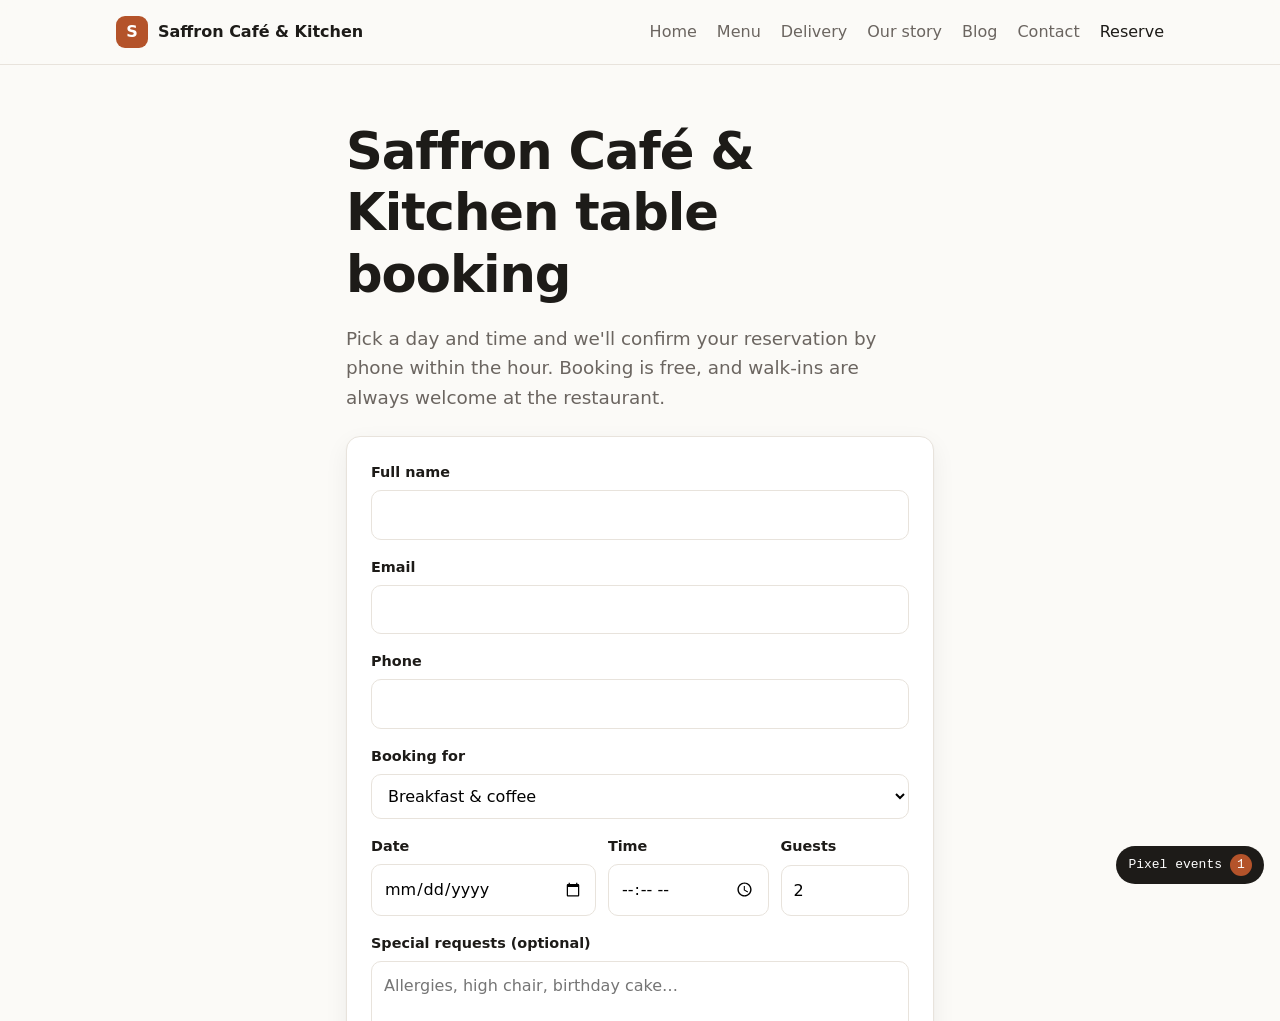
<file: contact.html>
<!doctype html>
<html lang="en">
<head>
  <meta charset="utf-8" />
  <meta name="viewport" content="width=device-width, initial-scale=1" />
  <title>Table booking has moved · Saffron Café &amp; Kitchen</title>
  <meta name="robots" content="noindex, follow" />
  <link rel="canonical" href="https://sunny-kanlas.github.io/Test-Website/table-booking.html" />
  <meta http-equiv="refresh" content="0; url=table-booking.html" />
</head>
<body>
  <p>This page has moved to <a href="table-booking.html">Table booking</a>.</p>
</body>
</html>
</file>
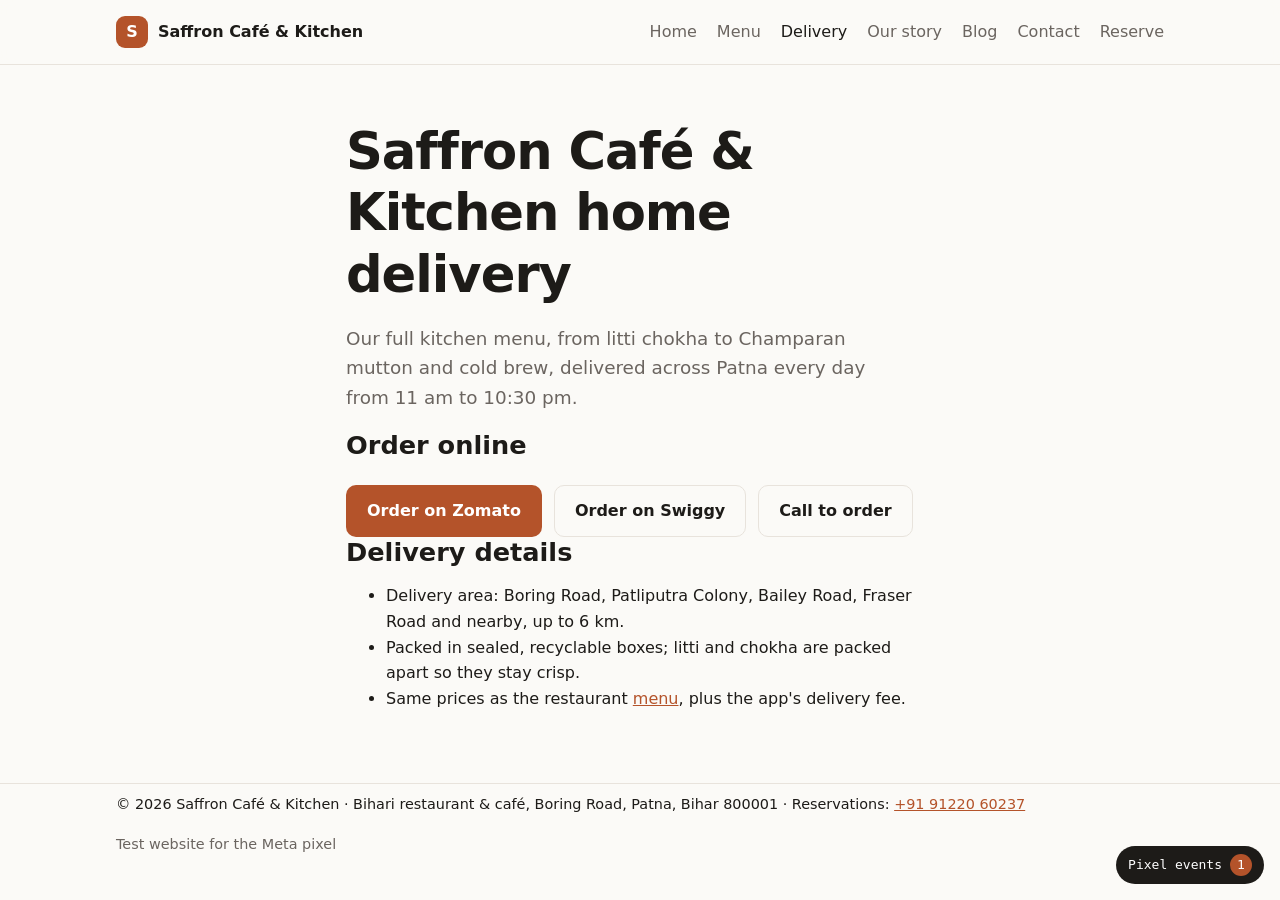
<file: home-delivery.html>
<!doctype html>
<html lang="en">
<head>
  <meta charset="utf-8" />
  <meta name="viewport" content="width=device-width, initial-scale=1" />
  <title>Saffron Café &amp; Kitchen Home Delivery</title>
  <meta name="description" content="Saffron Café &amp; Kitchen home delivery in Patna: order litti chokha, Bihari thalis and coffee online on Zomato or Swiggy, or call us to order." />
  <link rel="canonical" href="https://sunny-kanlas.github.io/Test-Website/home-delivery.html" />
  <link rel="stylesheet" href="css/style.css" />
  <!-- Google Analytics (G-R2PZ32QTNS), Google Tag Manager (GTM-NVT9N6S4) and the Meta pixel.
       Events queue straight away; the libraries load on the first tap, scroll or key press, or 3.5 s after
       the page has loaded, so they do not slow down the first view. -->
  <script>
    window.dataLayer = window.dataLayer || [];
    dataLayer.push({'gtm.start': new Date().getTime(), event: 'gtm.js'});
    function gtag(){dataLayer.push(arguments);}
    gtag('js', new Date());
    gtag('config', 'G-R2PZ32QTNS');
    !function(f){if(f.fbq)return;var n=f.fbq=function(){n.callMethod?
    n.callMethod.apply(n,arguments):n.queue.push(arguments)};if(!f._fbq)f._fbq=n;
    n.push=n;n.loaded=!0;n.version='2.0';n.queue=[]}(window);
    fbq('init', '29021832257441205');
    fbq('track', 'PageView');
    (function (delay) {
      var started = false;
      function loadTags() {
        if (started) return;
        started = true;
        [
          'https://www.googletagmanager.com/gtm.js?id=GTM-NVT9N6S4',
          'https://www.googletagmanager.com/gtag/js?id=G-R2PZ32QTNS',
          'https://connect.facebook.net/en_US/fbevents.js'
        ].forEach(function (src) {
          var script = document.createElement('script');
          script.async = true;
          script.src = src;
          document.head.appendChild(script);
        });
      }
      window.loadTags = loadTags;
      ['pointerdown', 'keydown', 'scroll', 'touchstart'].forEach(function (type) {
        window.addEventListener(type, loadTags, { once: true, passive: true });
      });
      window.addEventListener('load', function () { setTimeout(loadTags, delay); });
    })(3500);
  </script>
  <noscript><img height="1" width="1" style="display:none" alt=""
  src="https://www.facebook.com/tr?id=29021832257441205&ev=PageView&noscript=1" /></noscript>
  <script type="application/ld+json">
{
  "@context": "https://schema.org",
  "@type": "BreadcrumbList",
  "itemListElement": [
    {
      "@type": "ListItem",
      "position": 1,
      "name": "Home",
      "item": "https://sunny-kanlas.github.io/Test-Website/"
    },
    {
      "@type": "ListItem",
      "position": 2,
      "name": "Home delivery",
      "item": "https://sunny-kanlas.github.io/Test-Website/home-delivery.html"
    }
  ]
}
  </script>
</head>
<body>
  <!-- Google Tag Manager (noscript) -->
  <noscript><iframe src="https://www.googletagmanager.com/ns.html?id=GTM-NVT9N6S4"
  height="0" width="0" style="display:none;visibility:hidden" title="Google Tag Manager"></iframe></noscript>
  <header class="site-header">
    <div class="container header-row">
      <a class="brand" href="index.html"><span class="brand-mark">S</span> Saffron Café &amp; Kitchen</a>
      <nav class="nav" aria-label="Main">
        <a href="index.html">Home</a>
        <a href="menu-patna.html">Menu</a>
        <a href="home-delivery.html" aria-current="page">Delivery</a>
        <a href="about.html">Our story</a>
        <a href="blog.html">Blog</a>
        <a href="contact-patna.html">Contact</a>
        <a href="table-booking.html">Reserve</a>
      </nav>
    </div>
  </header>

  <main class="container section narrow">
    <h1>Saffron Café &amp; Kitchen home delivery</h1>
    <p class="lead">Our full kitchen menu, from litti chokha to Champaran mutton and cold brew, delivered across Patna every day from 11 am to 10:30 pm.</p>

    <h2>Order online</h2>
    <div class="actions">
      <a class="btn btn-primary" href="https://www.zomato.com/patna" rel="noopener">Order on Zomato</a>
      <a class="btn btn-ghost" href="https://www.swiggy.com/city/patna" rel="noopener">Order on Swiggy</a>
      <a class="btn btn-ghost" href="tel:+919122060237" data-pixel-event="Contact">Call to order</a>
    </div>

    <h2>Delivery details</h2>
    <ul>
      <li>Delivery area: Boring Road, Patliputra Colony, Bailey Road, Fraser Road and nearby, up to 6 km.</li>
      <li>Packed in sealed, recyclable boxes; litti and chokha are packed apart so they stay crisp.</li>
      <li>Same prices as the restaurant <a href="menu-patna.html">menu</a>, plus the app's delivery fee.</li>
    </ul>
  </main>

  <footer class="site-footer">
    <div class="container footer-row">
      <span>© <span data-year></span> Saffron Café &amp; Kitchen · Bihari restaurant &amp; café, Boring Road, Patna, Bihar 800001 · Reservations: <a href="tel:+919122060237">+91 91220 60237</a></span>
      <span class="muted">Test website for the Meta pixel</span>
    </div>
  </footer>

  <!-- Shows which pixel events this page sent (testing only) -->
  <aside class="pixel-log" aria-live="polite">
    <button type="button" class="pixel-log-toggle" aria-expanded="false">Pixel events <span class="pixel-log-count">0</span></button>
    <ol class="pixel-log-list" hidden></ol>
  </aside>

  <script src="js/site.js"></script>
</body>
</html>
</file>
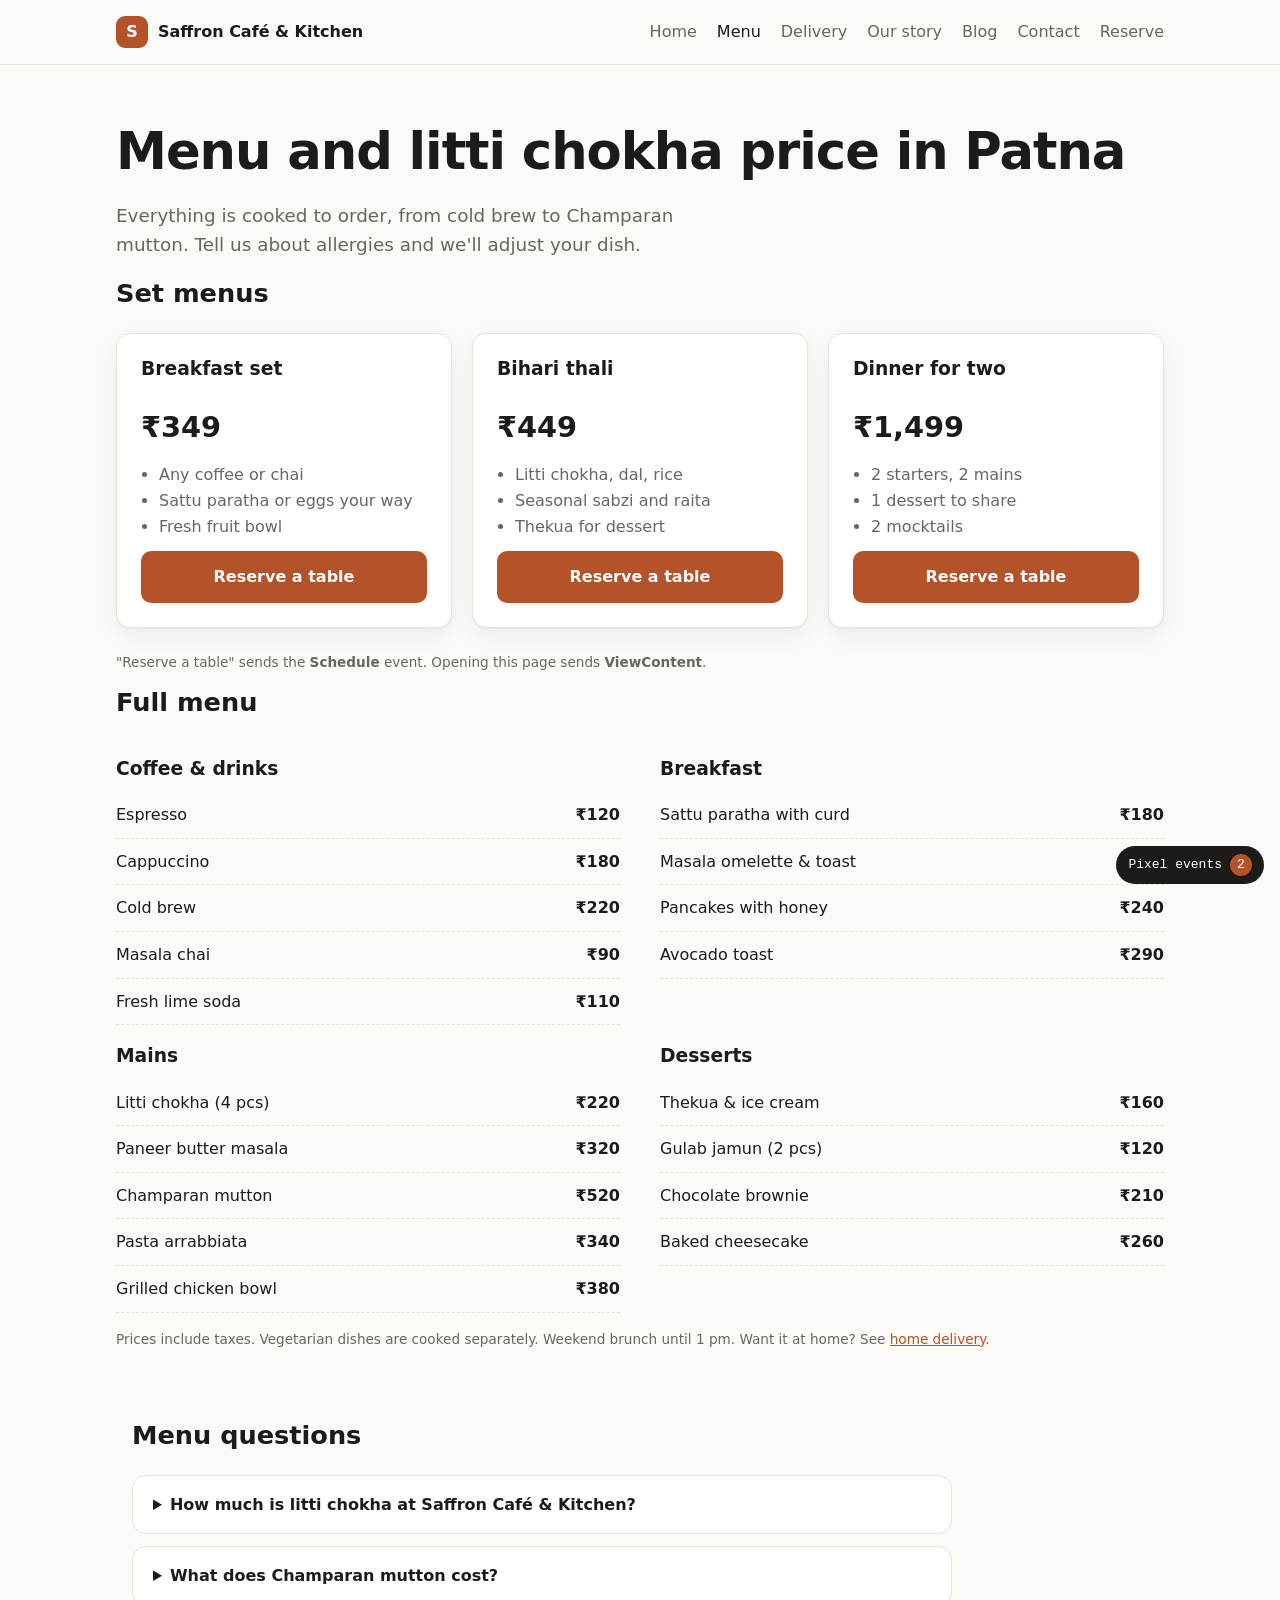
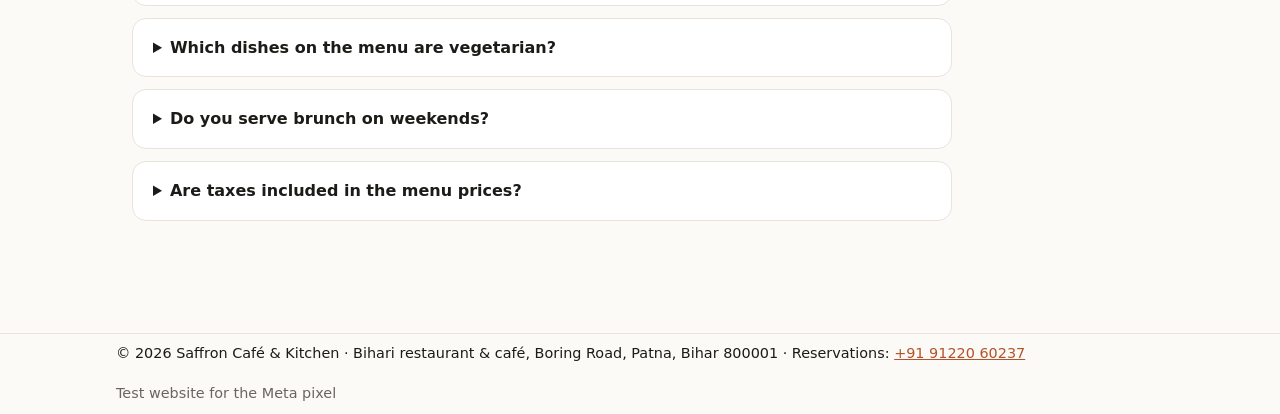
<file: menu-patna.html>
<!doctype html>
<html lang="en">
<head>
  <meta charset="utf-8" />
  <meta name="viewport" content="width=device-width, initial-scale=1" />
  <title>Litti Chokha Price in Patna - Saffron Café</title>
  <meta name="description" content="Explore our menu featuring Litti Chokha and other Bihari dishes in Patna. Check prices and enjoy a delicious meal. Reserve your table now!" />
  <link rel="canonical" href="https://sunny-kanlas.github.io/Test-Website/menu-patna.html" />
  <link rel="stylesheet" href="css/style.css" />
  <!-- Google Analytics (G-R2PZ32QTNS), Google Tag Manager (GTM-NVT9N6S4) and the Meta pixel.
       Events queue straight away; the libraries load on the first tap, scroll or key press, or 3.5 s after
       the page has loaded, so they do not slow down the first view. -->
  <script>
    window.dataLayer = window.dataLayer || [];
    dataLayer.push({'gtm.start': new Date().getTime(), event: 'gtm.js'});
    function gtag(){dataLayer.push(arguments);}
    gtag('js', new Date());
    gtag('config', 'G-R2PZ32QTNS');
    !function(f){if(f.fbq)return;var n=f.fbq=function(){n.callMethod?
    n.callMethod.apply(n,arguments):n.queue.push(arguments)};if(!f._fbq)f._fbq=n;
    n.push=n;n.loaded=!0;n.version='2.0';n.queue=[]}(window);
    fbq('init', '29021832257441205');
    fbq('track', 'PageView');
    (function (delay) {
      var started = false;
      function loadTags() {
        if (started) return;
        started = true;
        [
          'https://www.googletagmanager.com/gtm.js?id=GTM-NVT9N6S4',
          'https://www.googletagmanager.com/gtag/js?id=G-R2PZ32QTNS',
          'https://connect.facebook.net/en_US/fbevents.js'
        ].forEach(function (src) {
          var script = document.createElement('script');
          script.async = true;
          script.src = src;
          document.head.appendChild(script);
        });
      }
      window.loadTags = loadTags;
      ['pointerdown', 'keydown', 'scroll', 'touchstart'].forEach(function (type) {
        window.addEventListener(type, loadTags, { once: true, passive: true });
      });
      window.addEventListener('load', function () { setTimeout(loadTags, delay); });
    })(3500);
  </script>
  <noscript><img height="1" width="1" style="display:none" alt=""
  src="https://www.facebook.com/tr?id=29021832257441205&ev=PageView&noscript=1" /></noscript>
  <script type="application/ld+json">
{
  "@context": "https://schema.org",
  "@type": "Menu",
  "name": "Saffron Café & Kitchen menu",
  "url": "https://sunny-kanlas.github.io/Test-Website/menu-patna.html",
  "inLanguage": "en",
  "hasMenuSection": [
    {
      "@type": "MenuSection",
      "name": "Coffee & drinks",
      "hasMenuItem": [
        {
          "@type": "MenuItem",
          "name": "Espresso",
          "offers": {
            "@type": "Offer",
            "price": "120",
            "priceCurrency": "INR"
          }
        },
        {
          "@type": "MenuItem",
          "name": "Cappuccino",
          "offers": {
            "@type": "Offer",
            "price": "180",
            "priceCurrency": "INR"
          }
        },
        {
          "@type": "MenuItem",
          "name": "Cold brew",
          "offers": {
            "@type": "Offer",
            "price": "220",
            "priceCurrency": "INR"
          }
        },
        {
          "@type": "MenuItem",
          "name": "Masala chai",
          "offers": {
            "@type": "Offer",
            "price": "90",
            "priceCurrency": "INR"
          }
        },
        {
          "@type": "MenuItem",
          "name": "Fresh lime soda",
          "offers": {
            "@type": "Offer",
            "price": "110",
            "priceCurrency": "INR"
          }
        }
      ]
    },
    {
      "@type": "MenuSection",
      "name": "Breakfast",
      "hasMenuItem": [
        {
          "@type": "MenuItem",
          "name": "Sattu paratha with curd",
          "offers": {
            "@type": "Offer",
            "price": "180",
            "priceCurrency": "INR"
          }
        },
        {
          "@type": "MenuItem",
          "name": "Masala omelette & toast",
          "offers": {
            "@type": "Offer",
            "price": "190",
            "priceCurrency": "INR"
          }
        },
        {
          "@type": "MenuItem",
          "name": "Pancakes with honey",
          "offers": {
            "@type": "Offer",
            "price": "240",
            "priceCurrency": "INR"
          }
        },
        {
          "@type": "MenuItem",
          "name": "Avocado toast",
          "offers": {
            "@type": "Offer",
            "price": "290",
            "priceCurrency": "INR"
          }
        }
      ]
    },
    {
      "@type": "MenuSection",
      "name": "Mains",
      "hasMenuItem": [
        {
          "@type": "MenuItem",
          "name": "Litti chokha (4 pcs)",
          "offers": {
            "@type": "Offer",
            "price": "220",
            "priceCurrency": "INR"
          }
        },
        {
          "@type": "MenuItem",
          "name": "Paneer butter masala",
          "offers": {
            "@type": "Offer",
            "price": "320",
            "priceCurrency": "INR"
          }
        },
        {
          "@type": "MenuItem",
          "name": "Champaran mutton",
          "offers": {
            "@type": "Offer",
            "price": "520",
            "priceCurrency": "INR"
          }
        },
        {
          "@type": "MenuItem",
          "name": "Pasta arrabbiata",
          "offers": {
            "@type": "Offer",
            "price": "340",
            "priceCurrency": "INR"
          }
        },
        {
          "@type": "MenuItem",
          "name": "Grilled chicken bowl",
          "offers": {
            "@type": "Offer",
            "price": "380",
            "priceCurrency": "INR"
          }
        }
      ]
    },
    {
      "@type": "MenuSection",
      "name": "Desserts",
      "hasMenuItem": [
        {
          "@type": "MenuItem",
          "name": "Thekua & ice cream",
          "offers": {
            "@type": "Offer",
            "price": "160",
            "priceCurrency": "INR"
          }
        },
        {
          "@type": "MenuItem",
          "name": "Gulab jamun (2 pcs)",
          "offers": {
            "@type": "Offer",
            "price": "120",
            "priceCurrency": "INR"
          }
        },
        {
          "@type": "MenuItem",
          "name": "Chocolate brownie",
          "offers": {
            "@type": "Offer",
            "price": "210",
            "priceCurrency": "INR"
          }
        },
        {
          "@type": "MenuItem",
          "name": "Baked cheesecake",
          "offers": {
            "@type": "Offer",
            "price": "260",
            "priceCurrency": "INR"
          }
        }
      ]
    }
  ]
}
  </script>
  <script type="application/ld+json">
{
  "@context": "https://schema.org",
  "@type": "FAQPage",
  "mainEntity": [
    {
      "@type": "Question",
      "name": "How much is litti chokha at Saffron Café & Kitchen?",
      "acceptedAnswer": {
        "@type": "Answer",
        "text": "A plate of four litti with chokha costs ₹220, including taxes. It also comes in our Bihari thali (₹449) with dal, rice, seasonal sabzi, raita and thekua."
      }
    },
    {
      "@type": "Question",
      "name": "What does Champaran mutton cost?",
      "acceptedAnswer": {
        "@type": "Answer",
        "text": "Champaran mutton is ₹520. It is slow-cooked in a sealed clay handi with whole garlic and mustard oil, the way it is made in Champaran."
      }
    },
    {
      "@type": "Question",
      "name": "Which dishes on the menu are vegetarian?",
      "acceptedAnswer": {
        "@type": "Answer",
        "text": "Litti chokha, sattu paratha, paneer butter masala, the Bihari thali, pasta arrabbiata and all our desserts are vegetarian. Vegetarian food is cooked separately from meat dishes."
      }
    },
    {
      "@type": "Question",
      "name": "Do you serve brunch on weekends?",
      "acceptedAnswer": {
        "@type": "Answer",
        "text": "Yes. Breakfast and coffee run every day from 8 am to 12 pm, and on Saturdays and Sundays the kitchen keeps the brunch menu going until 1 pm."
      }
    },
    {
      "@type": "Question",
      "name": "Are taxes included in the menu prices?",
      "acceptedAnswer": {
        "@type": "Answer",
        "text": "Yes. Every price on this menu includes taxes, and we do not add a service charge."
      }
    }
  ]
}
  </script>
  <script type="application/ld+json">
{
  "@context": "https://schema.org",
  "@type": "BreadcrumbList",
  "itemListElement": [
    {
      "@type": "ListItem",
      "position": 1,
      "name": "Home",
      "item": "https://sunny-kanlas.github.io/Test-Website/"
    },
    {
      "@type": "ListItem",
      "position": 2,
      "name": "Menu",
      "item": "https://sunny-kanlas.github.io/Test-Website/menu-patna.html"
    }
  ]
}
  </script>
</head>
<body>
  <!-- Google Tag Manager (noscript) -->
  <noscript><iframe src="https://www.googletagmanager.com/ns.html?id=GTM-NVT9N6S4"
  height="0" width="0" style="display:none;visibility:hidden" title="Google Tag Manager"></iframe></noscript>
  <header class="site-header">
    <div class="container header-row">
      <a class="brand" href="index.html"><span class="brand-mark">S</span> Saffron Café &amp; Kitchen</a>
      <nav class="nav" aria-label="Main">
        <a href="index.html">Home</a>
        <a href="menu-patna.html" aria-current="page">Menu</a>
        <a href="home-delivery.html">Delivery</a>
        <a href="about.html">Our story</a>
        <a href="blog.html">Blog</a>
        <a href="contact-patna.html">Contact</a>
        <a href="table-booking.html">Reserve</a>
      </nav>
    </div>
  </header>

  <main class="container section">
    <h1>Menu and litti chokha price in Patna</h1>
    <p class="lead">Everything is cooked to order, from cold brew to Champaran mutton. Tell us about allergies and we'll adjust your dish.</p>

    <h2>Set menus</h2>
    <div class="cards">
      <article class="card price-card">
        <h3>Breakfast set</h3>
        <p class="price">₹349</p>
        <ul><li>Any coffee or chai</li><li>Sattu paratha or eggs your way</li><li>Fresh fruit bowl</li></ul>
        <button type="button" class="btn btn-primary" data-book="Breakfast &amp; coffee">Reserve a table</button>
      </article>
      <article class="card price-card">
        <h3>Bihari thali</h3>
        <p class="price">₹449</p>
        <ul><li>Litti chokha, dal, rice</li><li>Seasonal sabzi and raita</li><li>Thekua for dessert</li></ul>
        <button type="button" class="btn btn-primary" data-book="Lunch">Reserve a table</button>
      </article>
      <article class="card price-card">
        <h3>Dinner for two</h3>
        <p class="price">₹1,499</p>
        <ul><li>2 starters, 2 mains</li><li>1 dessert to share</li><li>2 mocktails</li></ul>
        <button type="button" class="btn btn-primary" data-book="Dinner">Reserve a table</button>
      </article>
    </div>
    <p class="muted small">"Reserve a table" sends the <strong>Schedule</strong> event. Opening this page sends <strong>ViewContent</strong>.</p>

    <h2>Full menu</h2>
    <div class="menu-grid">
      <section class="menu-group">
        <h3>Coffee &amp; drinks</h3>
        <ul class="menu-list">
          <li><span>Espresso</span><span>₹120</span></li>
          <li><span>Cappuccino</span><span>₹180</span></li>
          <li><span>Cold brew</span><span>₹220</span></li>
          <li><span>Masala chai</span><span>₹90</span></li>
          <li><span>Fresh lime soda</span><span>₹110</span></li>
        </ul>
      </section>
      <section class="menu-group">
        <h3>Breakfast</h3>
        <ul class="menu-list">
          <li><span>Sattu paratha with curd</span><span>₹180</span></li>
          <li><span>Masala omelette &amp; toast</span><span>₹190</span></li>
          <li><span>Pancakes with honey</span><span>₹240</span></li>
          <li><span>Avocado toast</span><span>₹290</span></li>
        </ul>
      </section>
      <section class="menu-group">
        <h3>Mains</h3>
        <ul class="menu-list">
          <li><span>Litti chokha (4 pcs)</span><span>₹220</span></li>
          <li><span>Paneer butter masala</span><span>₹320</span></li>
          <li><span>Champaran mutton</span><span>₹520</span></li>
          <li><span>Pasta arrabbiata</span><span>₹340</span></li>
          <li><span>Grilled chicken bowl</span><span>₹380</span></li>
        </ul>
      </section>
      <section class="menu-group">
        <h3>Desserts</h3>
        <ul class="menu-list">
          <li><span>Thekua &amp; ice cream</span><span>₹160</span></li>
          <li><span>Gulab jamun (2 pcs)</span><span>₹120</span></li>
          <li><span>Chocolate brownie</span><span>₹210</span></li>
          <li><span>Baked cheesecake</span><span>₹260</span></li>
        </ul>
      </section>
    </div>
    <p class="muted small">Prices include taxes. Vegetarian dishes are cooked separately. Weekend brunch until 1 pm. Want it at home? See <a href="home-delivery.html">home delivery</a>.</p>

    <section class="section" id="faq">
      <h2>Menu questions</h2>
      <div class="faq">
        <details class="faq-item">
          <summary>How much is litti chokha at Saffron Café &amp; Kitchen?</summary>
          <p>A plate of four litti with chokha costs ₹220, including taxes. It also comes in our Bihari thali (₹449) with dal, rice, seasonal sabzi, raita and thekua.</p>
        </details>
        <details class="faq-item">
          <summary>What does Champaran mutton cost?</summary>
          <p>Champaran mutton is ₹520. It is slow-cooked in a sealed clay handi with whole garlic and mustard oil, the way it is made in Champaran.</p>
        </details>
        <details class="faq-item">
          <summary>Which dishes on the menu are vegetarian?</summary>
          <p>Litti chokha, sattu paratha, paneer butter masala, the Bihari thali, pasta arrabbiata and all our desserts are vegetarian. Vegetarian food is cooked separately from meat dishes.</p>
        </details>
        <details class="faq-item">
          <summary>Do you serve brunch on weekends?</summary>
          <p>Yes. Breakfast and coffee run every day from 8 am to 12 pm, and on Saturdays and Sundays the kitchen keeps the brunch menu going until 1 pm.</p>
        </details>
        <details class="faq-item">
          <summary>Are taxes included in the menu prices?</summary>
          <p>Yes. Every price on this menu includes taxes, and we do not add a service charge.</p>
        </details>
      </div>
    </section>
  </main>

  <footer class="site-footer">
    <div class="container footer-row">
      <span>© <span data-year></span> Saffron Café &amp; Kitchen · Bihari restaurant &amp; café, Boring Road, Patna, Bihar 800001 · Reservations: <a href="tel:+919122060237">+91 91220 60237</a></span>
      <span class="muted">Test website for the Meta pixel</span>
    </div>
  </footer>

  <!-- Shows which pixel events this page sent (testing only) -->
  <aside class="pixel-log" aria-live="polite">
    <button type="button" class="pixel-log-toggle" aria-expanded="false">Pixel events <span class="pixel-log-count">0</span></button>
    <ol class="pixel-log-list" hidden></ol>
  </aside>

  <script src="js/site.js"></script>
</body>
</html>
</file>
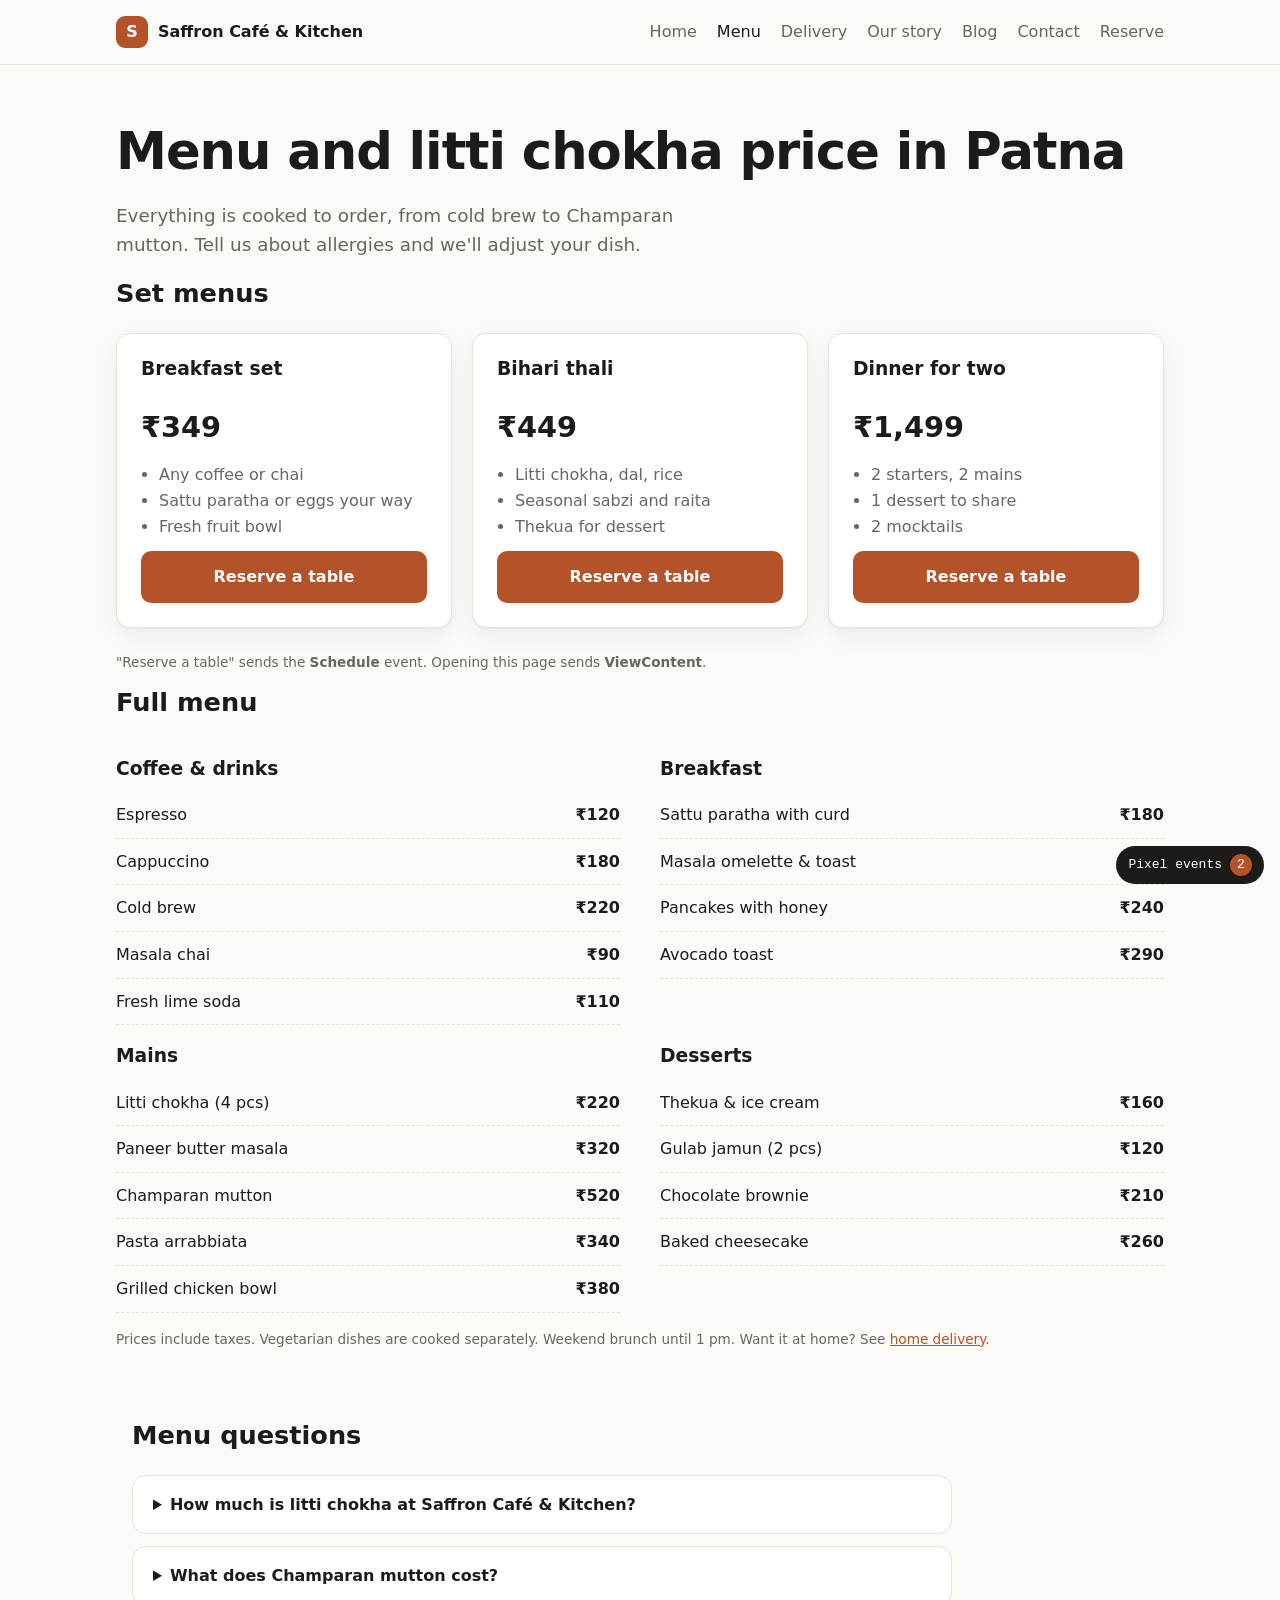
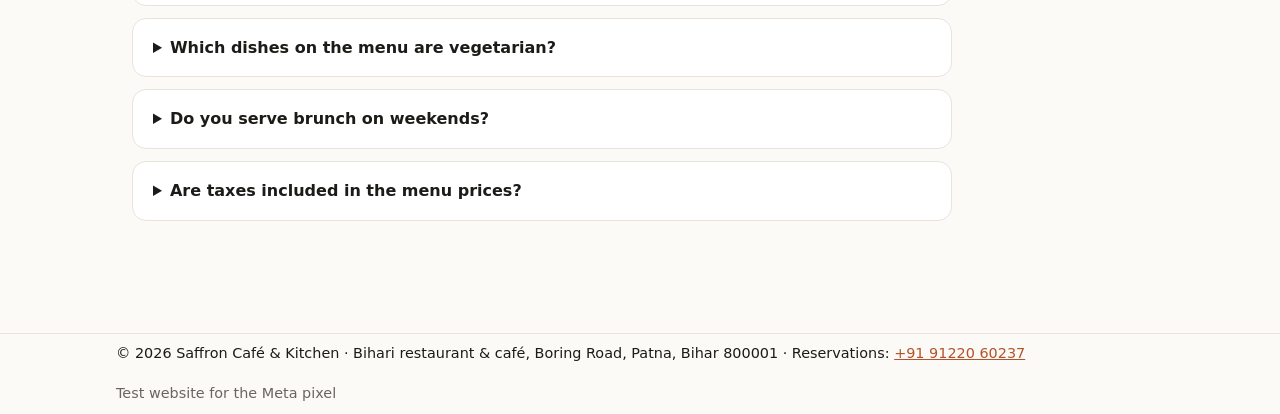
<file: menu.html>
<!doctype html>
<html lang="en">
<head>
  <meta charset="utf-8" />
  <meta name="viewport" content="width=device-width, initial-scale=1" />
  <title>Our menu has moved · Saffron Café &amp; Kitchen</title>
  <meta name="robots" content="noindex, follow" />
  <link rel="canonical" href="https://sunny-kanlas.github.io/Test-Website/menu-patna.html" />
  <meta http-equiv="refresh" content="0; url=menu-patna.html" />
</head>
<body>
  <p>This page has moved to <a href="menu-patna.html">Our menu</a>.</p>
</body>
</html>
</file>
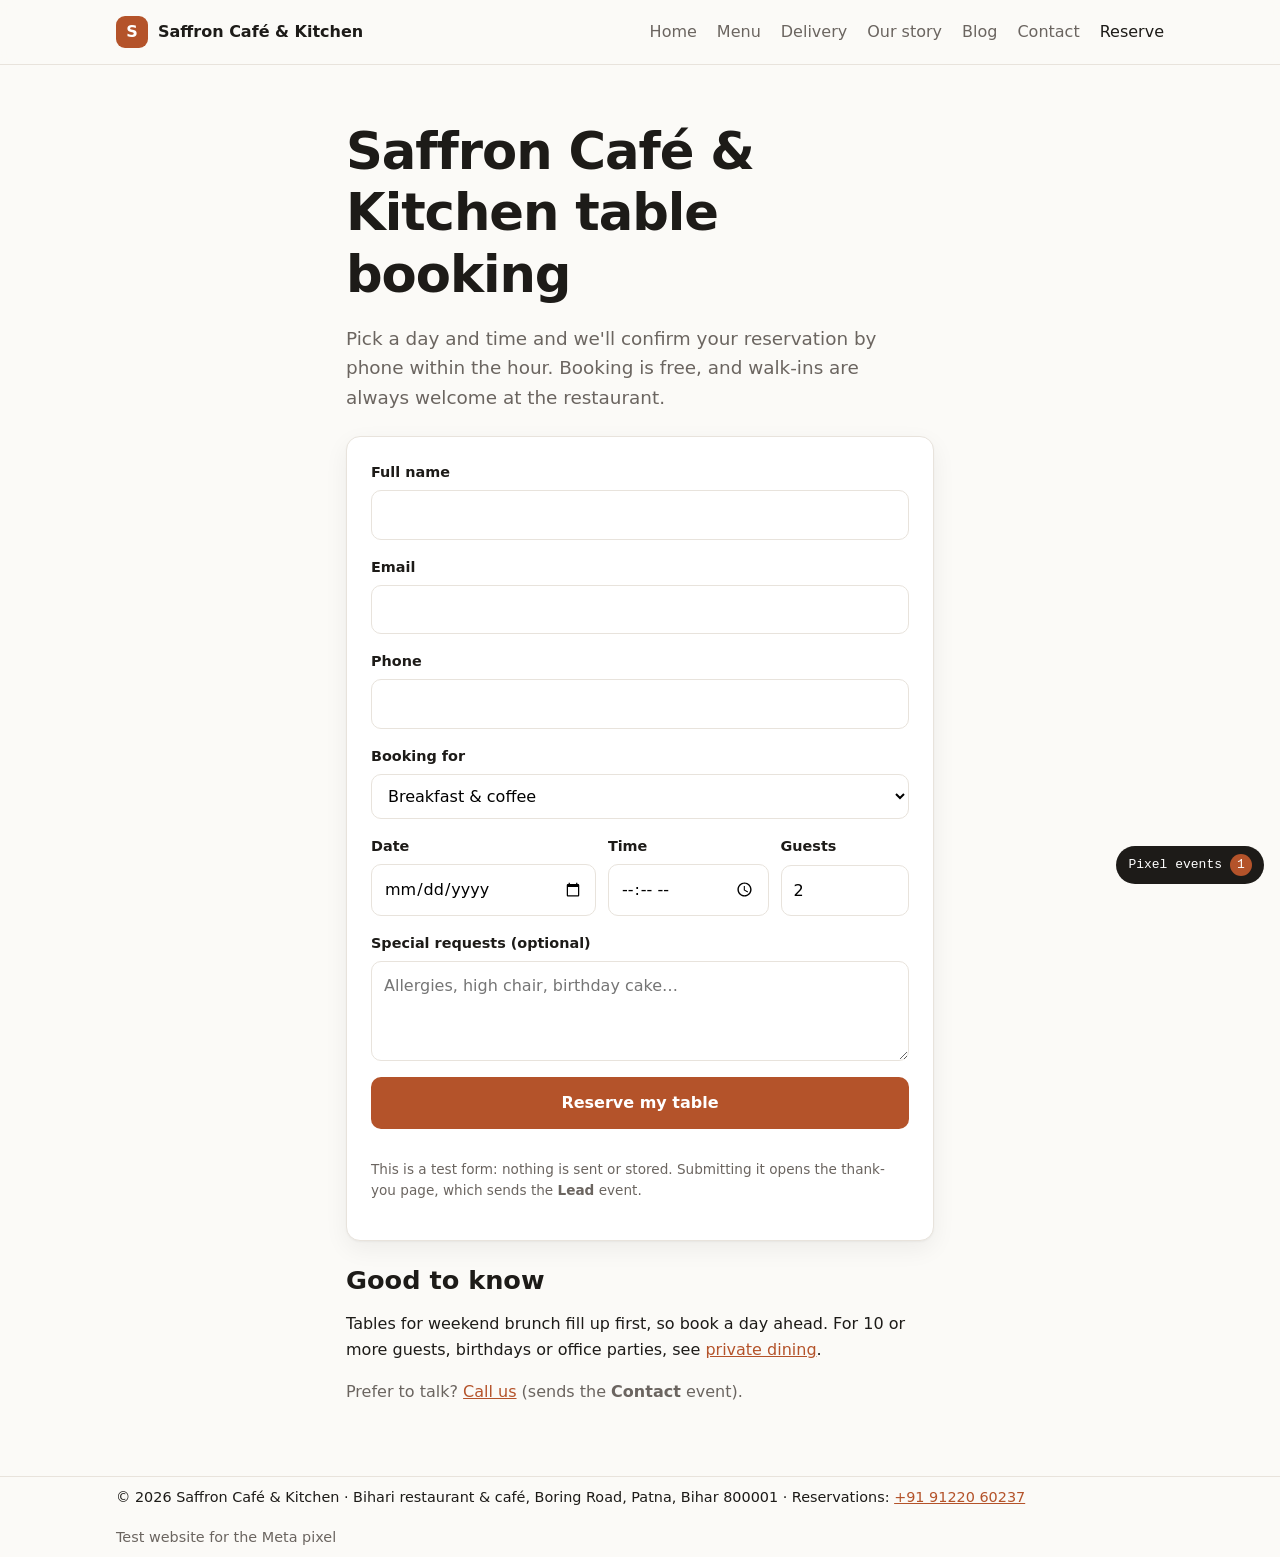
<file: table-booking.html>
<!doctype html>
<html lang="en">
<head>
  <meta charset="utf-8" />
  <meta name="viewport" content="width=device-width, initial-scale=1" />
  <title>Saffron Café &amp; Kitchen Table Booking</title>
  <meta name="description" content="Saffron Café &amp; Kitchen table booking in Patna: reserve a table for breakfast, lunch, dinner or a private party online. We call you to confirm." />
  <link rel="canonical" href="https://sunny-kanlas.github.io/Test-Website/table-booking.html" />
  <link rel="stylesheet" href="css/style.css" />
  <!-- Google Analytics (G-R2PZ32QTNS), Google Tag Manager (GTM-NVT9N6S4) and the Meta pixel.
       Events queue straight away; the libraries load on the first tap, scroll or key press, or 3.5 s after
       the page has loaded, so they do not slow down the first view. -->
  <script>
    window.dataLayer = window.dataLayer || [];
    dataLayer.push({'gtm.start': new Date().getTime(), event: 'gtm.js'});
    function gtag(){dataLayer.push(arguments);}
    gtag('js', new Date());
    gtag('config', 'G-R2PZ32QTNS');
    !function(f){if(f.fbq)return;var n=f.fbq=function(){n.callMethod?
    n.callMethod.apply(n,arguments):n.queue.push(arguments)};if(!f._fbq)f._fbq=n;
    n.push=n;n.loaded=!0;n.version='2.0';n.queue=[]}(window);
    fbq('init', '29021832257441205');
    fbq('track', 'PageView');
    (function (delay) {
      var started = false;
      function loadTags() {
        if (started) return;
        started = true;
        [
          'https://www.googletagmanager.com/gtm.js?id=GTM-NVT9N6S4',
          'https://www.googletagmanager.com/gtag/js?id=G-R2PZ32QTNS',
          'https://connect.facebook.net/en_US/fbevents.js'
        ].forEach(function (src) {
          var script = document.createElement('script');
          script.async = true;
          script.src = src;
          document.head.appendChild(script);
        });
      }
      window.loadTags = loadTags;
      ['pointerdown', 'keydown', 'scroll', 'touchstart'].forEach(function (type) {
        window.addEventListener(type, loadTags, { once: true, passive: true });
      });
      window.addEventListener('load', function () { setTimeout(loadTags, delay); });
    })(3500);
  </script>
  <noscript><img height="1" width="1" style="display:none" alt=""
  src="https://www.facebook.com/tr?id=29021832257441205&ev=PageView&noscript=1" /></noscript>
  <script type="application/ld+json">
{
  "@context": "https://schema.org",
  "@type": "BreadcrumbList",
  "itemListElement": [
    {
      "@type": "ListItem",
      "position": 1,
      "name": "Home",
      "item": "https://sunny-kanlas.github.io/Test-Website/"
    },
    {
      "@type": "ListItem",
      "position": 2,
      "name": "Table booking",
      "item": "https://sunny-kanlas.github.io/Test-Website/table-booking.html"
    }
  ]
}
  </script>
</head>
<body>
  <!-- Google Tag Manager (noscript) -->
  <noscript><iframe src="https://www.googletagmanager.com/ns.html?id=GTM-NVT9N6S4"
  height="0" width="0" style="display:none;visibility:hidden" title="Google Tag Manager"></iframe></noscript>
  <header class="site-header">
    <div class="container header-row">
      <a class="brand" href="index.html"><span class="brand-mark">S</span> Saffron Café &amp; Kitchen</a>
      <nav class="nav" aria-label="Main">
        <a href="index.html">Home</a>
        <a href="menu-patna.html">Menu</a>
        <a href="home-delivery.html">Delivery</a>
        <a href="about.html">Our story</a>
        <a href="blog.html">Blog</a>
        <a href="contact-patna.html">Contact</a>
        <a href="table-booking.html" aria-current="page">Reserve</a>
      </nav>
    </div>
  </header>

  <main class="container section narrow">
    <h1>Saffron Café &amp; Kitchen table booking</h1>
    <p class="lead">Pick a day and time and we'll confirm your reservation by phone within the hour. Booking is free, and walk-ins are always welcome at the restaurant.</p>

    <form class="form" id="lead-form" novalidate>
      <div class="field">
        <label for="name">Full name</label>
        <input id="name" name="name" autocomplete="name" required />
      </div>
      <div class="field">
        <label for="email">Email</label>
        <input id="email" name="email" type="email" autocomplete="email" required />
      </div>
      <div class="field">
        <label for="phone">Phone</label>
        <input id="phone" name="phone" type="tel" autocomplete="tel" required />
      </div>
      <div class="field">
        <label for="service">Booking for</label>
        <select id="service" name="service">
          <option>Breakfast &amp; coffee</option>
          <option>Lunch</option>
          <option>Dinner</option>
          <option>Private party</option>
        </select>
      </div>
      <div class="field-row">
        <div class="field">
          <label for="date">Date</label>
          <input id="date" name="date" type="date" required />
        </div>
        <div class="field">
          <label for="time">Time</label>
          <input id="time" name="time" type="time" required />
        </div>
        <div class="field">
          <label for="guests">Guests</label>
          <input id="guests" name="guests" type="number" min="1" max="30" value="2" required />
        </div>
      </div>
      <div class="field">
        <label for="message">Special requests (optional)</label>
        <textarea id="message" name="message" rows="3" placeholder="Allergies, high chair, birthday cake…"></textarea>
      </div>
      <p class="form-error" id="form-error" role="alert" hidden></p>
      <button class="btn btn-primary" type="submit">Reserve my table</button>
      <p class="muted small">This is a test form: nothing is sent or stored. Submitting it opens the thank-you page, which sends the <strong>Lead</strong> event.</p>
    </form>

    <h2>Good to know</h2>
    <p>Tables for weekend brunch fill up first, so book a day ahead. For 10 or more guests, birthdays or office parties, see <a href="contact-patna.html">private dining</a>.</p>
    <p class="muted">Prefer to talk? <a href="tel:+919122060237" data-pixel-event="Contact">Call us</a> (sends the <strong>Contact</strong> event).</p>
  </main>

  <footer class="site-footer">
    <div class="container footer-row">
      <span>© <span data-year></span> Saffron Café &amp; Kitchen · Bihari restaurant &amp; café, Boring Road, Patna, Bihar 800001 · Reservations: <a href="tel:+919122060237">+91 91220 60237</a></span>
      <span class="muted">Test website for the Meta pixel</span>
    </div>
  </footer>

  <!-- Shows which pixel events this page sent (testing only) -->
  <aside class="pixel-log" aria-live="polite">
    <button type="button" class="pixel-log-toggle" aria-expanded="false">Pixel events <span class="pixel-log-count">0</span></button>
    <ol class="pixel-log-list" hidden></ol>
  </aside>

  <script src="js/site.js"></script>
</body>
</html>
</file>
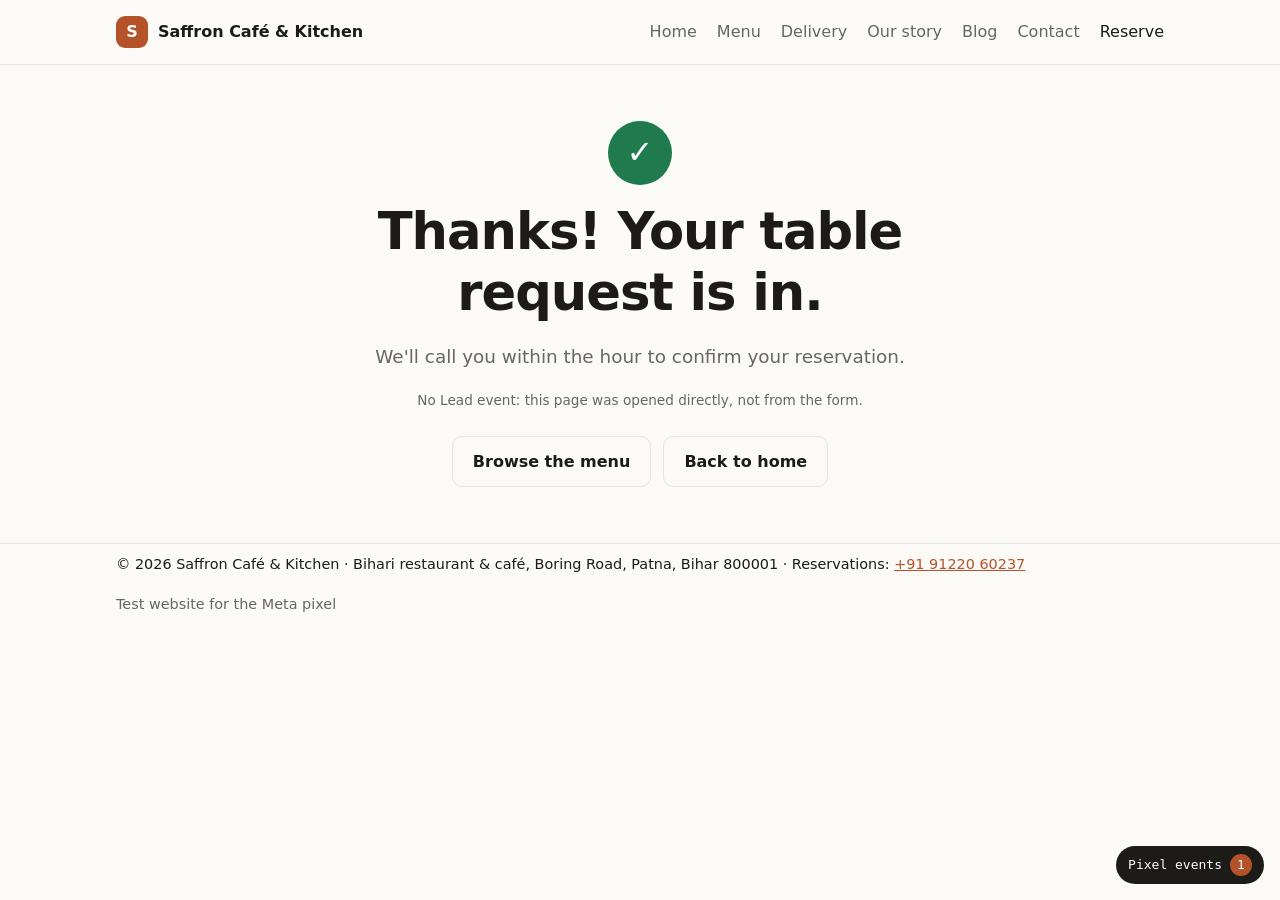
<file: thank-you.html>
<!doctype html>
<html lang="en">
<head>
  <meta charset="utf-8" />
  <meta name="viewport" content="width=device-width, initial-scale=1" />
  <title>Thank you · Saffron Café &amp; Kitchen</title>
  <meta name="description" content="Your table request at Saffron Café &amp; Kitchen in Patna has been received. We will call you to confirm your reservation within the hour." />
  <meta name="robots" content="noindex, follow" />
  <link rel="canonical" href="https://sunny-kanlas.github.io/Test-Website/thank-you.html" />
  <link rel="stylesheet" href="css/style.css" />
  <!-- Google Analytics (G-R2PZ32QTNS), Google Tag Manager (GTM-NVT9N6S4) and the Meta pixel.
       Events queue straight away; the libraries load on the first tap, scroll or key press, or 0 s after
       the page has loaded, so they do not slow down the first view. -->
  <script>
    window.dataLayer = window.dataLayer || [];
    dataLayer.push({'gtm.start': new Date().getTime(), event: 'gtm.js'});
    function gtag(){dataLayer.push(arguments);}
    gtag('js', new Date());
    gtag('config', 'G-R2PZ32QTNS');
    !function(f){if(f.fbq)return;var n=f.fbq=function(){n.callMethod?
    n.callMethod.apply(n,arguments):n.queue.push(arguments)};if(!f._fbq)f._fbq=n;
    n.push=n;n.loaded=!0;n.version='2.0';n.queue=[]}(window);
    fbq('init', '29021832257441205');
    fbq('track', 'PageView');
    (function (delay) {
      var started = false;
      function loadTags() {
        if (started) return;
        started = true;
        [
          'https://www.googletagmanager.com/gtm.js?id=GTM-NVT9N6S4',
          'https://www.googletagmanager.com/gtag/js?id=G-R2PZ32QTNS',
          'https://connect.facebook.net/en_US/fbevents.js'
        ].forEach(function (src) {
          var script = document.createElement('script');
          script.async = true;
          script.src = src;
          document.head.appendChild(script);
        });
      }
      window.loadTags = loadTags;
      ['pointerdown', 'keydown', 'scroll', 'touchstart'].forEach(function (type) {
        window.addEventListener(type, loadTags, { once: true, passive: true });
      });
      window.addEventListener('load', function () { setTimeout(loadTags, delay); });
    })(0);
  </script>
  <noscript><img height="1" width="1" style="display:none" alt=""
  src="https://www.facebook.com/tr?id=29021832257441205&ev=PageView&noscript=1" /></noscript>
</head>
<body>
  <!-- Google Tag Manager (noscript) -->
  <noscript><iframe src="https://www.googletagmanager.com/ns.html?id=GTM-NVT9N6S4"
  height="0" width="0" style="display:none;visibility:hidden" title="Google Tag Manager"></iframe></noscript>
  <header class="site-header">
    <div class="container header-row">
      <a class="brand" href="index.html"><span class="brand-mark">S</span> Saffron Café &amp; Kitchen</a>
      <nav class="nav" aria-label="Main">
        <a href="index.html">Home</a>
        <a href="menu-patna.html">Menu</a>
        <a href="home-delivery.html">Delivery</a>
        <a href="about.html">Our story</a>
        <a href="blog.html">Blog</a>
        <a href="contact-patna.html">Contact</a>
        <a href="table-booking.html" aria-current="page">Reserve</a>
      </nav>
    </div>
  </header>

  <main class="container section narrow center">
    <div class="check" aria-hidden="true">✓</div>
    <h1>Thanks! Your table request is in.</h1>
    <p class="lead">We'll call you within the hour to confirm your reservation.</p>
    <p class="muted small" data-lead-note></p>
    <div class="actions actions-center">
      <a class="btn btn-ghost" href="menu-patna.html">Browse the menu</a>
      <a class="btn btn-ghost" href="index.html">Back to home</a>
    </div>
  </main>

  <footer class="site-footer">
    <div class="container footer-row">
      <span>© <span data-year></span> Saffron Café &amp; Kitchen · Bihari restaurant &amp; café, Boring Road, Patna, Bihar 800001 · Reservations: <a href="tel:+919122060237">+91 91220 60237</a></span>
      <span class="muted">Test website for the Meta pixel</span>
    </div>
  </footer>

  <!-- Shows which pixel events this page sent (testing only) -->
  <aside class="pixel-log" aria-live="polite">
    <button type="button" class="pixel-log-toggle" aria-expanded="false">Pixel events <span class="pixel-log-count">0</span></button>
    <ol class="pixel-log-list" hidden></ol>
  </aside>

  <script src="js/site.js"></script>
</body>
</html>
</file>
<file: css/style.css>
:root {
  --bg: #fbfaf7;
  --surface: #ffffff;
  --text: #1d1b18;
  --muted: #6b6560;
  --border: #e8e3dc;
  --accent: #b4532a;
  --accent-dark: #8f3f1d;
  --accent-soft: #f6e7df;
  --ok: #1f7a4d;
  --error: #b42318;
  --radius: 14px;
  --shadow: 0 1px 2px rgba(0, 0, 0, 0.04), 0 8px 24px rgba(0, 0, 0, 0.06);
}

* {
  box-sizing: border-box;
}

body {
  margin: 0;
  background: var(--bg);
  color: var(--text);
  font: 16px/1.6 system-ui, -apple-system, "Segoe UI", Roboto, sans-serif;
}

h1,
h2,
h3 {
  line-height: 1.2;
  margin: 0 0 12px;
}

h1 {
  font-size: clamp(2rem, 5vw, 3.2rem);
  letter-spacing: -0.02em;
}

h2 {
  font-size: 1.6rem;
}

a {
  color: var(--accent);
}

.container {
  width: 100%;
  max-width: 1080px;
  margin: 0 auto;
  padding: 0 16px;
}

.section {
  padding: 56px 16px;
}

.narrow {
  max-width: 620px;
}

.center {
  text-align: center;
}

.muted {
  color: var(--muted);
}

.small {
  font-size: 0.85rem;
}

.lead {
  font-size: 1.15rem;
  color: var(--muted);
  max-width: 560px;
}

.center .lead {
  margin-left: auto;
  margin-right: auto;
}

/* Header & footer */
.site-header {
  position: sticky;
  top: 0;
  z-index: 10;
  background: rgba(251, 250, 247, 0.9);
  backdrop-filter: blur(8px);
  border-bottom: 1px solid var(--border);
}

.header-row,
.footer-row {
  display: flex;
  align-items: center;
  justify-content: space-between;
  gap: 16px;
  min-height: 64px;
  flex-wrap: wrap;
}

.brand {
  display: inline-flex;
  align-items: center;
  gap: 10px;
  font-weight: 700;
  color: var(--text);
  text-decoration: none;
}

.brand-mark {
  display: grid;
  place-items: center;
  width: 32px;
  height: 32px;
  border-radius: 9px;
  background: var(--accent);
  color: #fff;
}

.nav {
  display: flex;
  flex-wrap: wrap;
  gap: 8px 20px;
}

.nav a {
  color: var(--muted);
  text-decoration: none;
  font-weight: 500;
}

.nav a:hover,
.nav a[aria-current="page"] {
  color: var(--text);
}

.site-footer {
  border-top: 1px solid var(--border);
  font-size: 0.9rem;
  padding: 8px 0;
}

/* Buttons */
.actions {
  display: flex;
  flex-wrap: wrap;
  gap: 12px;
  margin-top: 24px;
}

.btn {
  display: inline-flex;
  align-items: center;
  justify-content: center;
  padding: 12px 20px;
  border-radius: 10px;
  border: 1px solid transparent;
  font: inherit;
  font-weight: 600;
  text-decoration: none;
  cursor: pointer;
  transition: background 0.15s, border-color 0.15s;
}

.btn-primary {
  background: var(--accent);
  color: #fff;
}

.btn-primary:hover {
  background: var(--accent-dark);
}

.btn-primary:disabled {
  background: var(--ok);
  cursor: default;
}

.btn-ghost {
  background: transparent;
  border-color: var(--border);
  color: var(--text);
}

.btn-ghost:hover {
  border-color: var(--text);
}

/* Hero */
.hero {
  padding: 72px 0 40px;
}

.hero-grid {
  display: grid;
  grid-template-columns: 1.2fr 1fr;
  gap: 40px;
  align-items: center;
}

.eyebrow {
  color: var(--accent);
  font-weight: 600;
  text-transform: uppercase;
  letter-spacing: 0.08em;
  font-size: 0.8rem;
}

.hero-art {
  position: relative;
  height: 320px;
}

.frame {
  position: absolute;
  border-radius: var(--radius);
  border: 8px solid #fff;
  box-shadow: var(--shadow);
}

/* Coffee, greens and saffron: placeholders for food photos */
.f1 {
  inset: 0 30% 25% 0;
  background: radial-gradient(circle at 50% 50%, #f1e3cf 0 22%, #6b3e26 23% 40%, #3b2216 41%);
}

.f2 {
  inset: 20% 0 0 35%;
  background: radial-gradient(circle at 50% 50%, #e9b44c 0 18%, #f7f1e6 19% 46%, #5c7c4b 47%);
}

.f3 {
  inset: 55% 55% 2% 10%;
  background: linear-gradient(135deg, #f3d9a4, #d29a3c);
}

/* Cards */
.cards {
  display: grid;
  grid-template-columns: repeat(3, minmax(0, 1fr));
  gap: 20px;
  margin: 24px 0;
}

.card {
  background: var(--surface);
  border: 1px solid var(--border);
  border-radius: var(--radius);
  padding: 24px;
  box-shadow: var(--shadow);
}

.card p {
  margin: 0;
  color: var(--muted);
}

.price-card {
  display: flex;
  flex-direction: column;
  gap: 12px;
}

.price-card ul {
  margin: 0;
  padding-left: 18px;
  color: var(--muted);
  flex: 1;
}

.price {
  font-size: 1.8rem;
  font-weight: 700;
  color: var(--text) !important;
}

/* Menu */
.menu-grid {
  display: grid;
  grid-template-columns: repeat(2, minmax(0, 1fr));
  gap: 20px 40px;
  margin: 40px 0 16px;
}

.menu-list {
  margin: 0;
  padding: 0;
  list-style: none;
}

.menu-list li {
  display: flex;
  justify-content: space-between;
  gap: 16px;
  padding: 10px 0;
  border-bottom: 1px dashed var(--border);
}

.menu-list li span:last-child {
  font-weight: 600;
  white-space: nowrap;
}

/* FAQ */
.faq {
  display: grid;
  gap: 12px;
  margin-top: 24px;
  max-width: 820px;
}

.faq-item {
  background: var(--surface);
  border: 1px solid var(--border);
  border-radius: var(--radius);
  padding: 16px 20px;
}

.faq-item summary {
  font-weight: 600;
  cursor: pointer;
}

.faq-item p {
  margin: 10px 0 0;
  color: var(--muted);
}

.map {
  display: block;
  width: 100%;
  height: 320px;
  border: 0;
  border-radius: var(--radius);
}

.cta {
  display: flex;
  align-items: center;
  justify-content: space-between;
  gap: 24px;
  flex-wrap: wrap;
  background: var(--accent-soft);
  border-radius: var(--radius);
  margin-bottom: 56px;
}

/* Form */
.form {
  display: grid;
  gap: 16px;
  margin: 24px 0;
  padding: 24px;
  background: var(--surface);
  border: 1px solid var(--border);
  border-radius: var(--radius);
  box-shadow: var(--shadow);
}

.field {
  display: grid;
  gap: 6px;
}

.field-row {
  display: grid;
  grid-template-columns: 1.4fr 1fr 0.8fr;
  gap: 12px;
}

.actions-center {
  justify-content: center;
}

label {
  font-weight: 600;
  font-size: 0.9rem;
}

input,
select,
textarea {
  width: 100%;
  padding: 11px 12px;
  border: 1px solid var(--border);
  border-radius: 10px;
  font: inherit;
  background: #fff;
}

input:focus,
select:focus,
textarea:focus {
  outline: 2px solid var(--accent);
  outline-offset: 1px;
}

.form-error {
  margin: 0;
  color: var(--error);
  font-weight: 600;
}

.check {
  display: grid;
  place-items: center;
  width: 64px;
  height: 64px;
  margin: 0 auto 16px;
  border-radius: 50%;
  background: var(--ok);
  color: #fff;
  font-size: 2rem;
}

/* Pixel event log (testing aid) */
.pixel-log {
  position: fixed;
  right: 16px;
  bottom: 16px;
  z-index: 20;
  max-width: min(420px, calc(100vw - 32px));
  font: 13px/1.5 ui-monospace, SFMono-Regular, Menlo, Consolas, monospace;
}

.pixel-log-toggle {
  display: inline-flex;
  align-items: center;
  gap: 8px;
  margin-left: auto;
  padding: 8px 12px;
  border: none;
  border-radius: 999px;
  background: #1d1b18;
  color: #fff;
  font: inherit;
  cursor: pointer;
  float: right;
}

.pixel-log-count {
  display: inline-grid;
  place-items: center;
  min-width: 22px;
  height: 22px;
  border-radius: 999px;
  background: var(--accent);
}

.pixel-log-list {
  clear: both;
  margin: 0 0 8px;
  padding: 12px 12px 12px 32px;
  max-height: 260px;
  overflow: auto;
  background: #1d1b18;
  color: #f1ece6;
  border-radius: 12px;
  box-shadow: var(--shadow);
}

.pixel-log-list .error {
  color: #ff9b8f;
}

.pixel-log-list .info {
  color: #9be3bd;
}

/* Small screens */
@media (max-width: 760px) {
  .hero-grid,
  .cards,
  .menu-grid {
    grid-template-columns: 1fr;
  }

  .field-row {
    grid-template-columns: 1fr 1fr;
  }

  .field-row .field:first-child {
    grid-column: 1 / -1;
  }

  .hero-art {
    height: 220px;
  }

  .nav {
    gap: 14px;
  }
}
</file>
